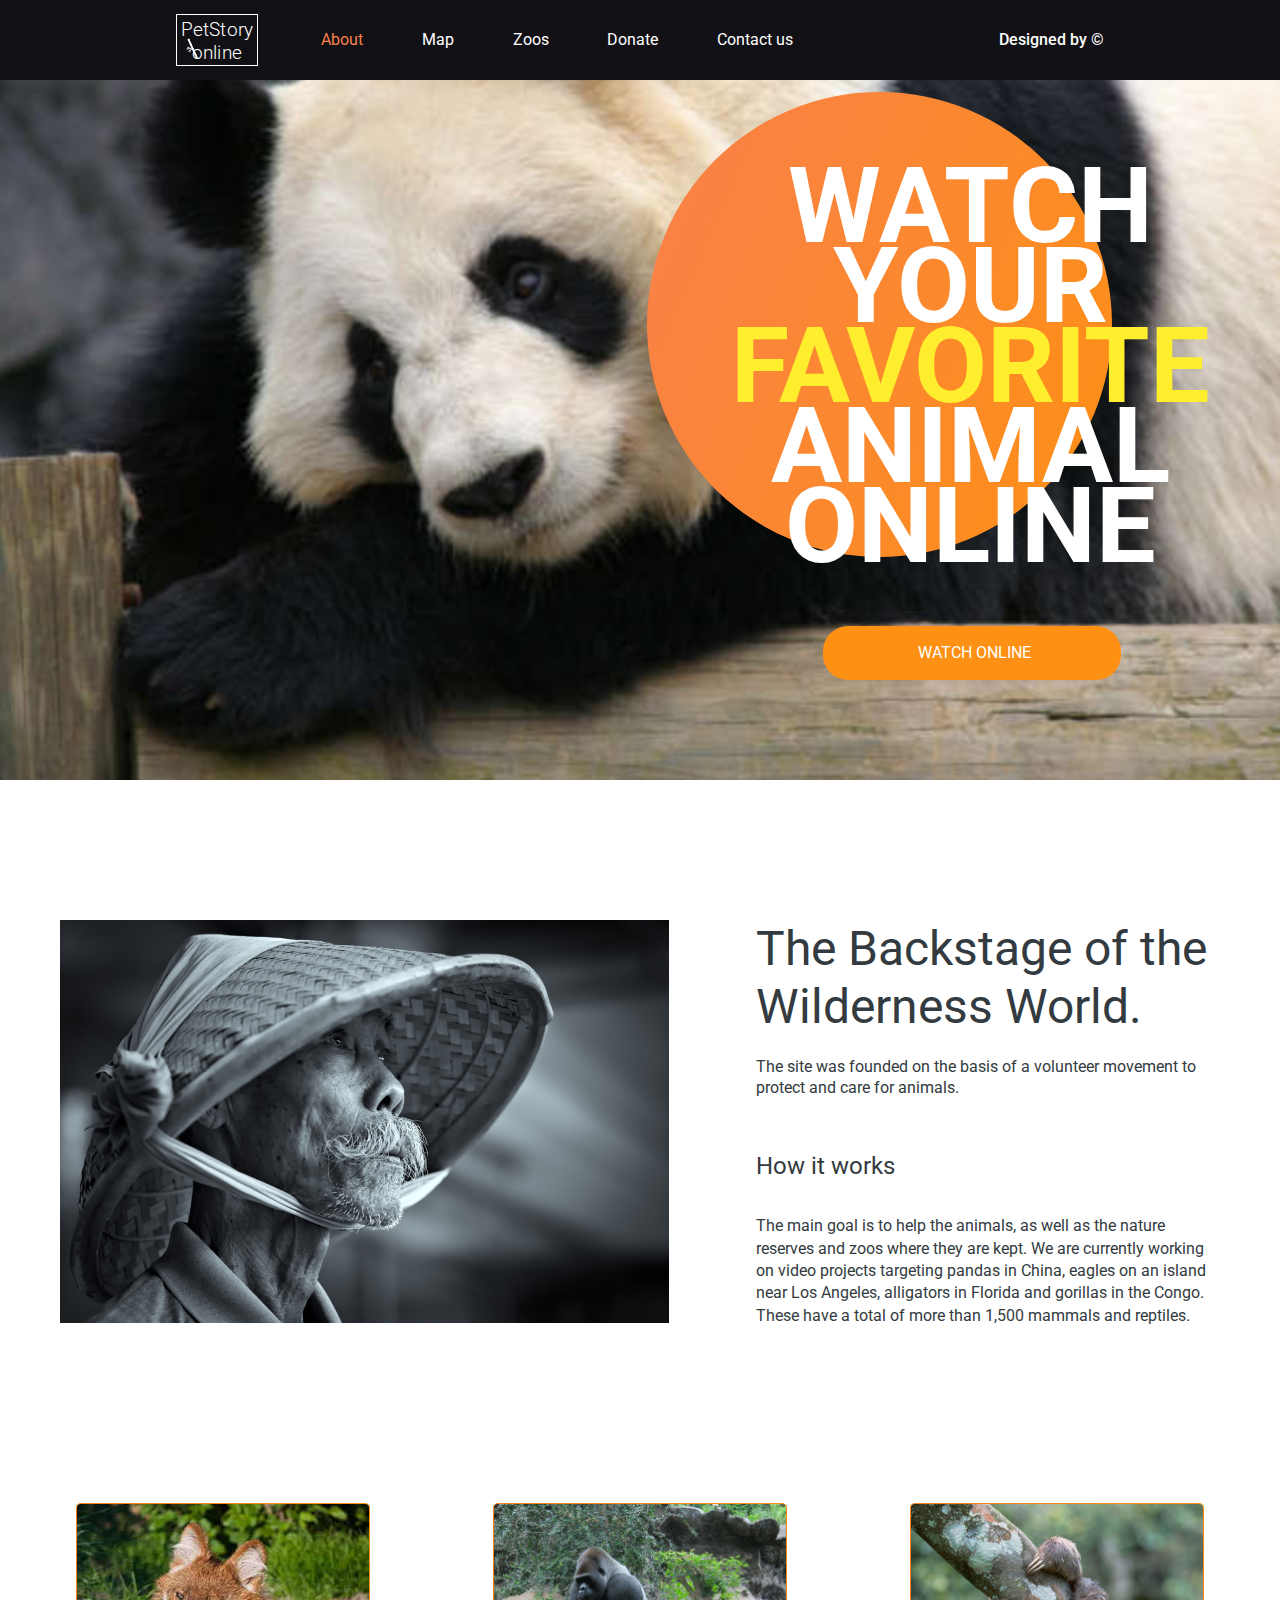
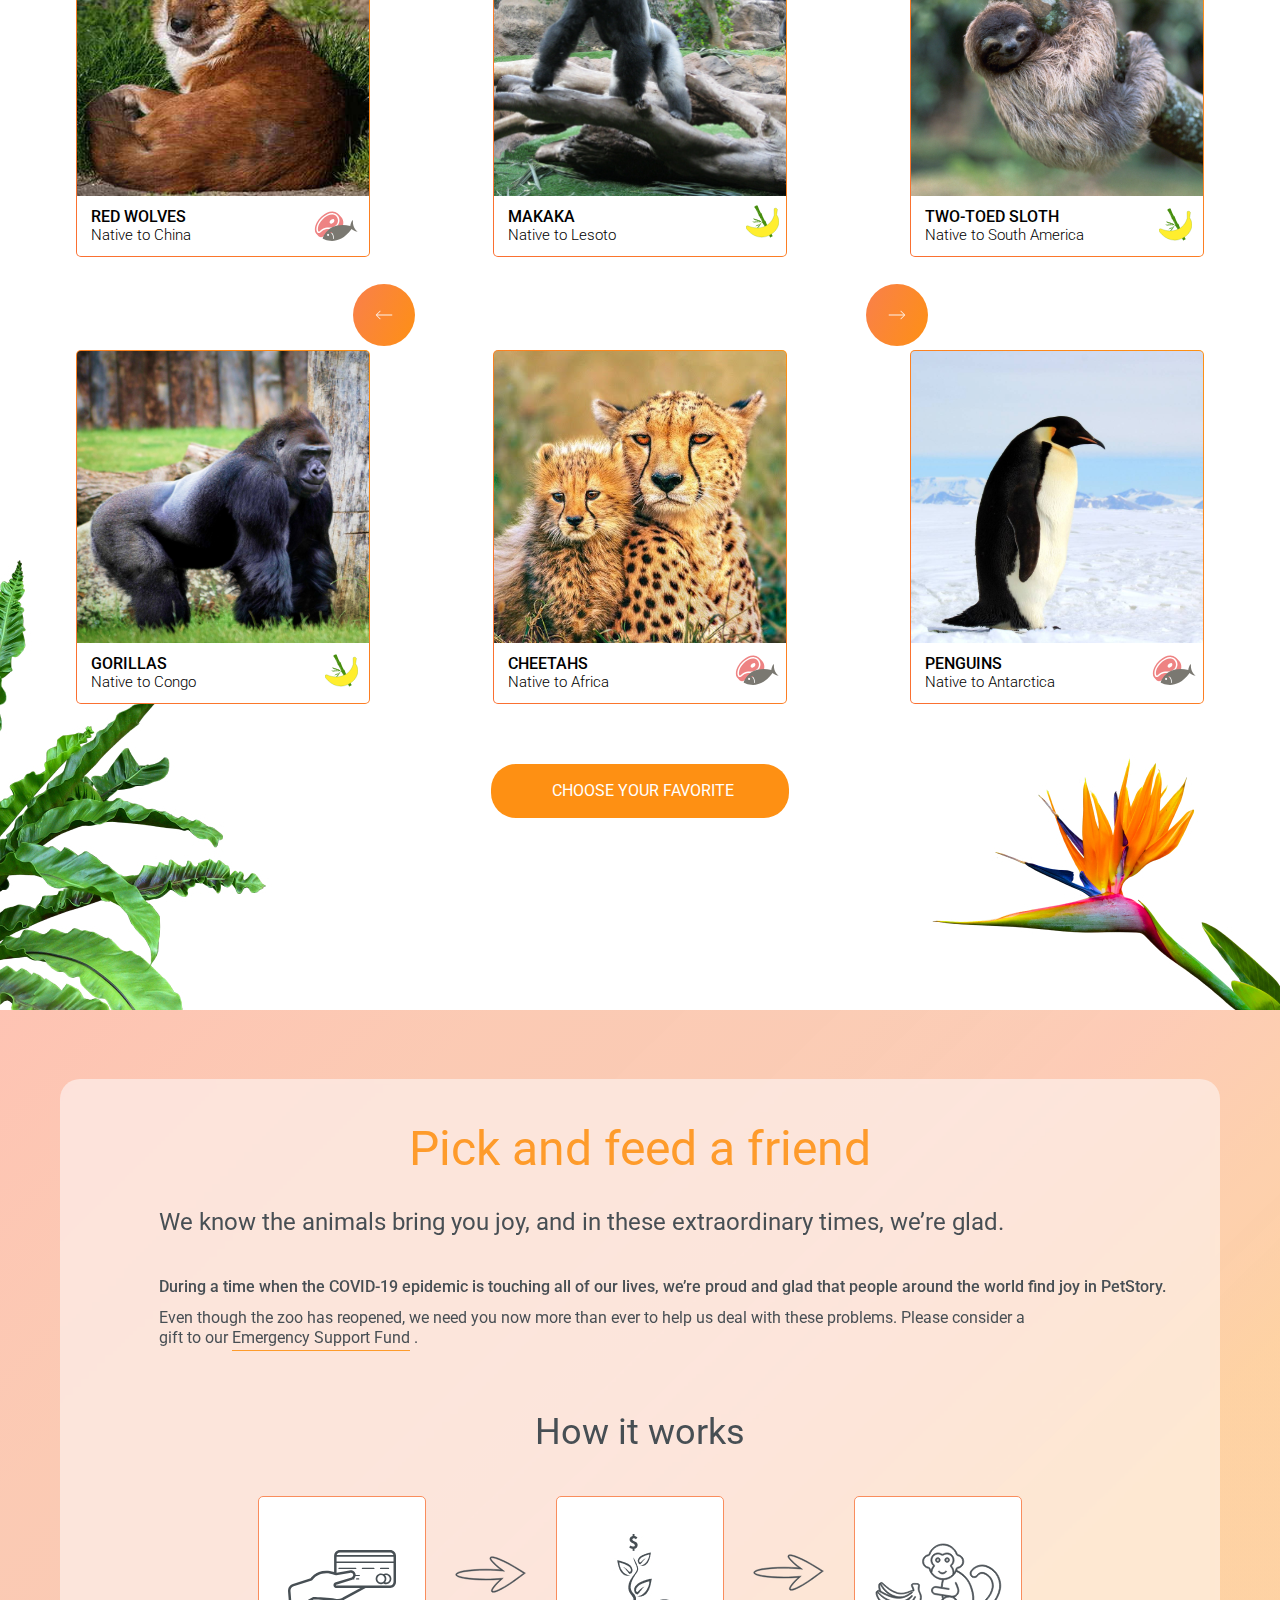
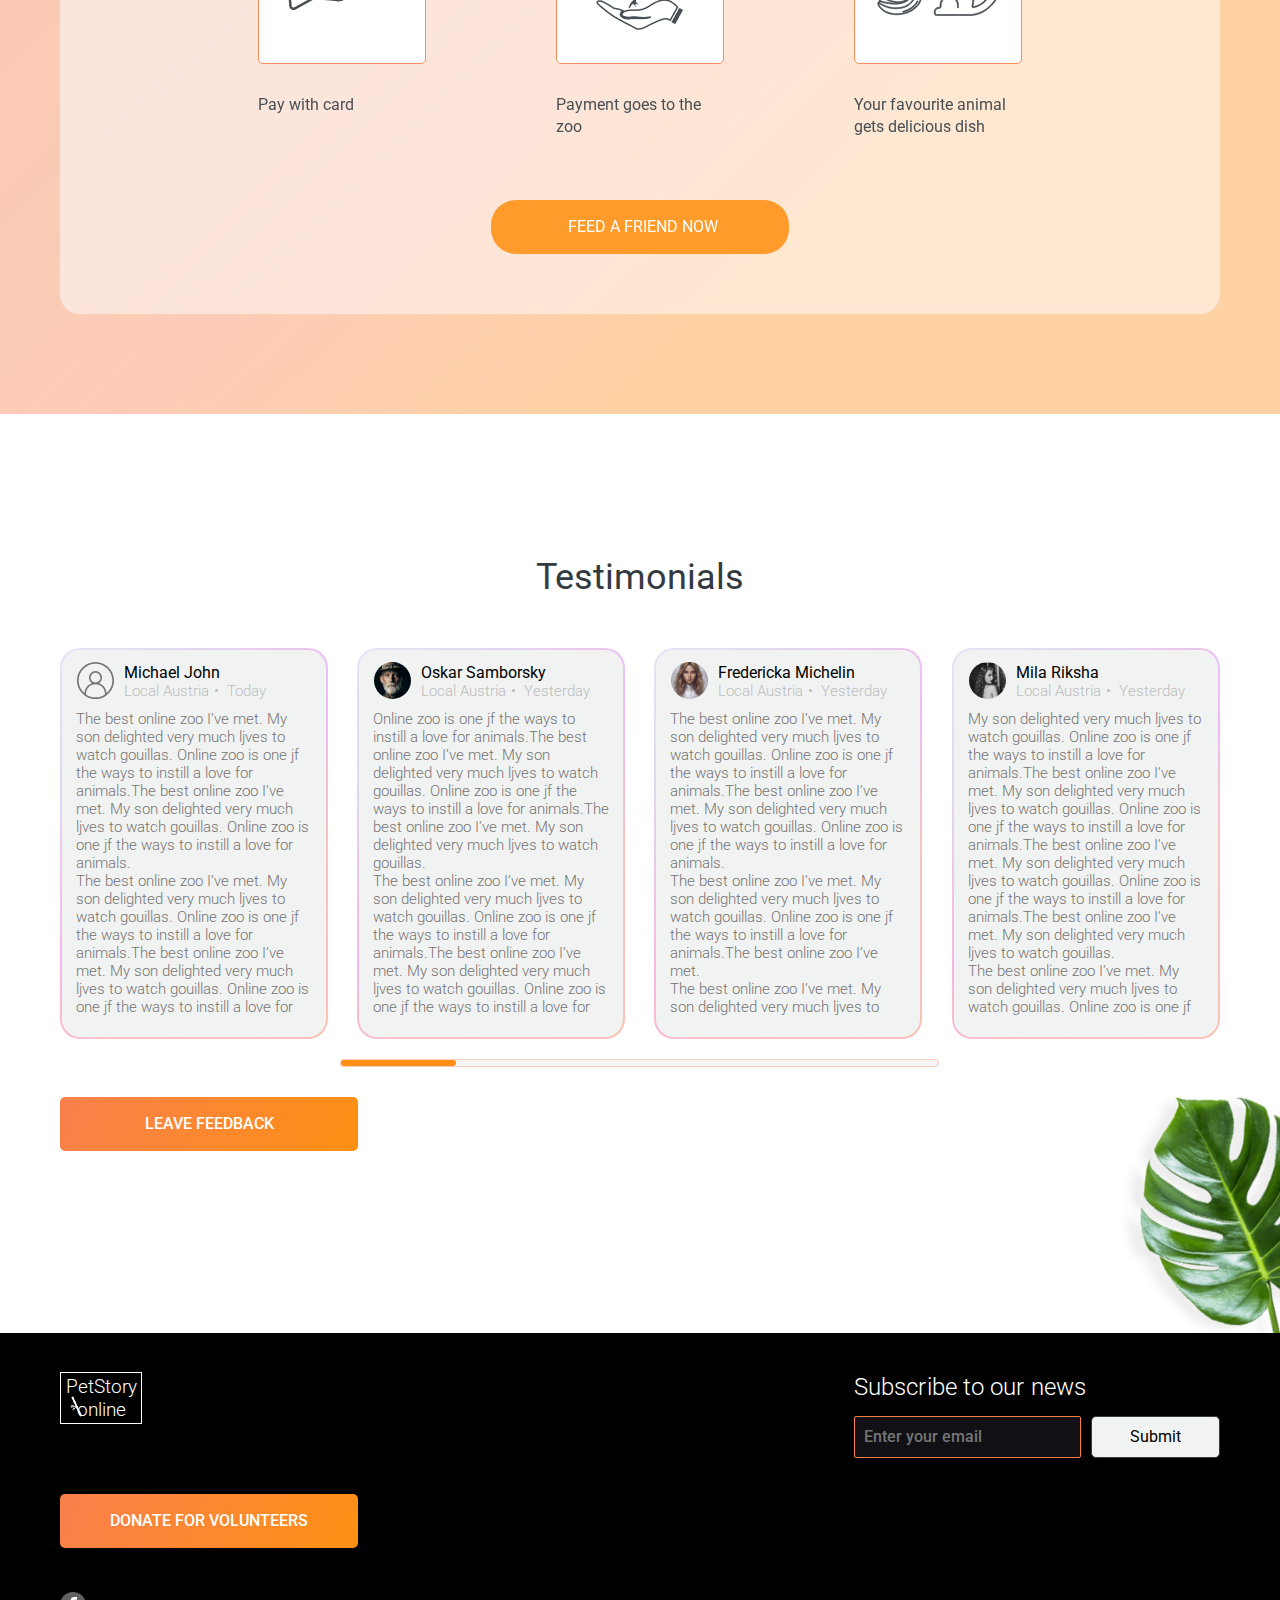
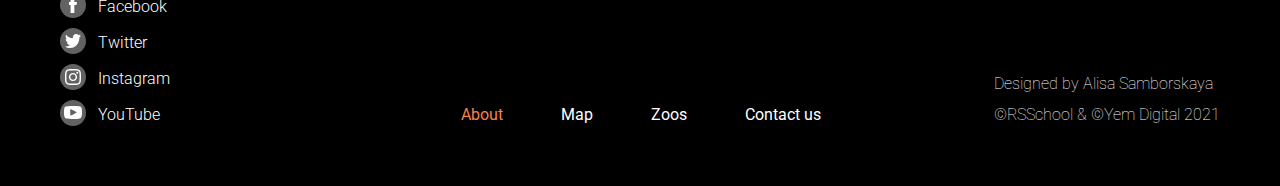
<file: index.html>
<!DOCTYPE html>
<html lang="en">
  <head>
    <meta charset="UTF-8" />
    <meta http-equiv="X-UA-Compatible" content="IE=edge" />
    <meta name="viewport" content="width=device-width, initial-scale=1.0" />
    <link rel="shortcut icon" href="./img/panda_icon.svg" />
    <link rel="stylesheet" href="./css/style.css" />
    <title>Online-zoo</title>
  </head>
  <body>
    <div class="wrapper">
      <header id="header" class="header">
        <div class="container">
          <div class="headerwrapper">
            <div class="header-row">
              <div class="header__logo">
                <a href="#" class="logo_link">
                  <span class="logo_icon"></span>
                  <h1 class="header_title">PetStory online</h1>
                </a>
              </div>
              <nav class="nav">
                <ul class="header_menu">
                  <li>
                    <a class="nav_link navigation__link_active orange" href="#"
                      >About</a
                    >
                  </li>
                  <li><a class="nav_link" href="#">Map</a></li>
                  <li>
                    <a class="nav_link" href="#">Zoos</a>
                  </li>
                  <li>
                    <a class="nav_link" href="./donate/donate.html">Donate</a>
                  </li>
                  <li>
                    <a class="nav_link" href="#">Contact us</a>
                  </li>
                </ul>
              </nav>
            </div>

            <a
              href="https://www.figma.com/file/jfEFwkXVj1WRq7sUHDr8os/PetStory-online?node-id=0%3A1">
              <div class="designedby">Designed by ©</div>
            </a>

            <div class="burgermenu">
              <span class="burgermenu_toggle"></span>
            </div>
          </div>
          <div class="burgermenu-back"></div>
        </div>
      </header>

      <main>
        <section class="watchonline">
          <div class="container watchonlinewrapper">
            <div class="orangeelipse"></div>
            <div class="watchonline_content">
              <h2 class="watchonlinetext">
                Watch your <span class="yellow">favorite</span> animal online
              </h2>
              <a href="#">
                <div class="watchonline_btn btn">watсh online</div>
              </a>
            </div>
          </div>
        </section>

        <section class="backstage">
          <div class="container backstagewrapper">
            <div class="backstagerow">
              <div class="backstage_picture">
                <img src="./img/backstage/bamboo-cap.jpg" alt="bamboo-cap" />
              </div>
              <div class="backstage__textcontent">
                <div class="backstage__textcontent_title">
                  <h2>The Backstage of the Wilderness World.</h2>
                </div>
                <div class="backstage__textcontent_textone">
                  The site was founded on the basis of a volunteer movement to
                  protect and care for animals.
                </div>
                <div class="backstage__textcontent_subtitle">
                  <h3>How it works</h3>
                </div>
                <div class="backstage__textcontent_texttwo">
                  The main goal is to help the animals, as well as the nature
                  reserves and zoos where they are kept. We are currently
                  working on video projects targeting pandas in China, eagles on
                  an island near Los Angeles, alligators in Florida and gorillas
                  in the Congo. These have a total of more than 1,500 mammals
                  and reptiles.
                </div>
              </div>
              <div class="backstageflower">
                <img
                  class="bigflower"
                  src="./img/backstage/flower_foto1.jpg"
                  alt="flower" />
              </div>
            </div>
          </div>
        </section>

        <section class="pets">
          <div class="container petswrapper">
            <div class="corusel">
              <div class="corusel-container">
                <div class="pets__items activeslide firstblock">
                  <div class="pets__item slideitem">
                    <div class="pets__item_poto">
                      <img
                        src="./img/pets/pets_photo/redwolf.jpg"
                        alt="pandas" />
                    </div>
                    <div class="pets__item_info">
                      <div class="pets__item_name">
                        <div class="pets_name">Red Wolves</div>
                        <div class="pets_area">Native to China</div>
                      </div>
                      <div class="pets__item_icon banan">
                        <img src="./img/pets/meet-fish_icon.svg" alt="icon" />
                      </div>
                    </div>
                  </div>

                  <div class="pets__item makaka slideitem">
                    <div class="pets__item_poto">
                      <img
                        src="./img/pets/pets_photo/makaka.jpg"
                        alt="makaka" />
                    </div>
                    <div class="pets__item_info">
                      <div class="pets__item_name">
                        <div class="pets_name">Makaka</div>
                        <div class="pets_area">Native to Lesoto</div>
                      </div>
                      <div class="pets__item_icon fish">
                        <img
                          src="./img/pets/banana-bamboo_icon.svg"
                          alt="icon" />
                      </div>
                    </div>
                  </div>

                  <div class="pets__item sloth slideitem">
                    <div class="pets__item_poto">
                      <img
                        src="./img/pets/pets_photo/sloths.svg"
                        alt="sloths" />
                    </div>
                    <div class="pets__item_info">
                      <div class="pets__item_name">
                        <div class="pets_name">Two-toed Sloth</div>
                        <div class="pets_area">Native to South America</div>
                      </div>
                      <div class="pets__item_icon banan">
                        <img
                          src="./img/pets/banana-bamboo_icon.svg"
                          alt="icon" />
                      </div>
                    </div>
                  </div>

                  <div class="pets__item gorilla slideitem">
                    <div class="pets__item_poto">
                      <img
                        src="./img/pets/pets_photo/gorillas.jpg"
                        alt="gorilas" />
                    </div>
                    <div class="pets__item_info gorilla_name">
                      <div class="pets__item_name">
                        <div class="pets_name">Gorillas</div>
                        <div class="pets_area">Native to Congo</div>
                      </div>
                      <div class="pets__item_icon banan">
                        <img
                          src="./img/pets/banana-bamboo_icon.svg"
                          alt="icon" />
                      </div>
                    </div>
                  </div>

                  <div class="pets__item cheetahs slideitem">
                    <div class="pets__item_poto">
                      <img
                        src="./img/pets/pets_photo/cheetahs.svg"
                        alt="cheetahs" />
                    </div>
                    <div class="pets__item_info">
                      <div class="pets__item_name">
                        <div class="pets_name">cheetahs</div>
                        <div class="pets_area">Native to Africa</div>
                      </div>
                      <div class="pets__item_icon fish">
                        <img src="./img/pets/meet-fish_icon.svg" alt="icon" />
                      </div>
                    </div>
                  </div>

                  <div class="pets__item penguin slideitem">
                    <div class="pets__item_poto">
                      <img
                        src="./img/pets/pets_photo/penguins.svg"
                        alt="penguins" />
                    </div>
                    <div class="pets__item_info">
                      <div class="pets__item_name">
                        <div class="pets_name">Penguins</div>
                        <div class="pets_area">Native to Antarctica</div>
                      </div>
                      <div class="pets__item_icon fish">
                        <img src="./img/pets/meet-fish_icon.svg" alt="icon" />
                      </div>
                    </div>
                  </div>
                </div>

                <div class="pets__items secondblock">
                  <div class="pets__item koala sloth">
                    <div class="pets__item_poto">
                      <img
                        src="./img/pets/pets_photo/koalas.jpg"
                        alt="sloths" />
                    </div>
                    <div class="pets__item_info">
                      <div class="pets__item_name">
                        <div class="pets_name">Koalas</div>
                        <div class="pets_area">Mesoamerica, South America</div>
                      </div>
                      <div class="pets__item_icon banan">
                        <img
                          src="./img/pets/banana-bamboo_icon.svg"
                          alt="icon" />
                      </div>
                    </div>
                  </div>

                  <div class="pets__item">
                    <div class="pets__item_poto">
                      <img
                        src="./img/pets/pets_photo/SEALS.jpg"
                        alt="cheetahs" />
                    </div>
                    <div class="pets__item_info">
                      <div class="pets__item_name">
                        <div class="pets_name">Seals</div>
                        <div class="pets_area">Native to Baikal, Russia</div>
                      </div>
                      <div class="pets__item_icon fish">
                        <img src="./img/pets/meet-fish_icon.svg" alt="icon" />
                      </div>
                    </div>
                  </div>

                  <div class="pets__item gorilla">
                    <div class="pets__item_poto">
                      <img
                        src="./img/pets/pets_photo/gorillas.jpg"
                        alt="gorilas" />
                    </div>
                    <div class="pets__item_info gorilla_name">
                      <div class="pets__item_name">
                        <div class="pets_name">Gorillas</div>
                        <div class="pets_area">Native to Congo</div>
                      </div>
                      <div class="pets__item_icon banan">
                        <img
                          src="./img/pets/banana-bamboo_icon.svg"
                          alt="icon" />
                      </div>
                    </div>
                  </div>

                  <div class="pets__item">
                    <div class="pets__item_poto">
                      <img
                        src="./img/pets/pets_photo/GIRAFFES.jpg"
                        alt="pandas" />
                    </div>
                    <div class="pets__item_info">
                      <div class="pets__item_name">
                        <div class="pets_name">Girafes</div>
                        <div class="pets_area">Native to Africa</div>
                      </div>
                      <div class="pets__item_icon banan">
                        <img
                          src="./img/pets/banana-bamboo_icon.svg"
                          alt="icon" />
                      </div>
                    </div>
                  </div>

                  <div class="pets__item">
                    <div class="pets__item_poto">
                      <img src="./img/pets/pets_photo/bear.jpg" alt="eagles" />
                    </div>
                    <div class="pets__item_info">
                      <div class="pets__item_name">
                        <div class="pets_name">POLAR BEARS</div>
                        <div class="pets_area">Native to Alaska, U. S.</div>
                      </div>
                      <div class="pets__item_icon fish">
                        <img src="./img/pets/meet-fish_icon.svg" alt="icon" />
                      </div>
                    </div>
                  </div>

                  <div class="pets__item aligator">
                    <div class="pets__item_poto">
                      <img
                        src="./img/pets/pets_photo/aligator.svg"
                        alt="aligator" />
                    </div>
                    <div class="pets__item_info">
                      <div class="pets__item_name">
                        <div class="pets_name">Alligators</div>
                        <div class="pets_area">
                          Native to Southeastern U. S.
                        </div>
                      </div>
                      <div class="pets__item_icon fish">
                        <img src="./img/pets/meet-fish_icon.svg" alt="icon" />
                      </div>
                    </div>
                  </div>
                </div>

                <div class="pets__items thirdblock">
                  <div class="pets__item">
                    <div class="pets__item_poto">
                      <img
                        src="./img/pets/pets_photo/PEACOCKS.jpg"
                        alt="pandas" />
                    </div>
                    <div class="pets__item_info">
                      <div class="pets__item_name">
                        <div class="pets_name">Peacoks</div>
                        <div class="pets_area">Native to India</div>
                      </div>
                      <div class="pets__item_icon banan">
                        <img
                          src="./img/pets/banana-bamboo_icon.svg"
                          alt="icon" />
                      </div>
                    </div>
                  </div>

                  <div class="pets__item penguin">
                    <div class="pets__item_poto">
                      <img
                        src="./img/pets/pets_photo/penguins.svg"
                        alt="penguins" />
                    </div>
                    <div class="pets__item_info">
                      <div class="pets__item_name">
                        <div class="pets_name">Penguins</div>
                        <div class="pets_area">Native to Antarctica</div>
                      </div>
                      <div class="pets__item_icon fish">
                        <img src="./img/pets/meet-fish_icon.svg" alt="icon" />
                      </div>
                    </div>
                  </div>

                  <div class="pets__item gorilla">
                    <div class="pets__item_poto">
                      <img
                        src="./img/pets/pets_photo/kangaroos.jpg"
                        alt="gorilas" />
                    </div>
                    <div class="pets__item_info gorilla_name">
                      <div class="pets__item_name">
                        <div class="pets_name">Kangaroos</div>
                        <div class="pets_area">Native to Australia</div>
                      </div>
                      <div class="pets__item_icon banan">
                        <img
                          src="./img/pets/banana-bamboo_icon.svg"
                          alt="icon" />
                      </div>
                    </div>
                  </div>

                  <div class="pets__item cheetahs">
                    <div class="pets__item_poto">
                      <img
                        src="./img/pets/pets_photo/cheetahs.svg"
                        alt="cheetahs" />
                    </div>
                    <div class="pets__item_info">
                      <div class="pets__item_name">
                        <div class="pets_name">cheetahs</div>
                        <div class="pets_area">Native to Africa</div>
                      </div>
                      <div class="pets__item_icon fish">
                        <img src="./img/pets/meet-fish_icon.svg" alt="icon" />
                      </div>
                    </div>
                  </div>

                  <div class="pets__item aligator">
                    <div class="pets__item_poto">
                      <img
                        src="./img/pets/pets_photo/aligator.svg"
                        alt="aligator" />
                    </div>
                    <div class="pets__item_info">
                      <div class="pets__item_name">
                        <div class="pets_name">Alligators</div>
                        <div class="pets_area">
                          Native to Southeastern U. S.
                        </div>
                      </div>
                      <div class="pets__item_icon fish">
                        <img src="./img/pets/meet-fish_icon.svg" alt="icon" />
                      </div>
                    </div>
                  </div>

                  <div class="pets__item eagle">
                    <div class="pets__item_poto">
                      <img
                        src="./img/pets/pets_photo/eagles.jpg"
                        alt="eagles" />
                    </div>
                    <div class="pets__item_info">
                      <div class="pets__item_name">
                        <div class="pets_name">Eagles</div>
                        <div class="pets_area">Native to South America</div>
                      </div>
                      <div class="pets__item_icon fish">
                        <img src="./img/pets/meet-fish_icon.svg" alt="icon" />
                      </div>
                    </div>
                  </div>
                </div>
              </div>
            </div>

            <button class="slick-arrow prew">
              <img src="./img/pets/Vector.svg" alt="arrow" />
            </button>

            <button class="slick-arrow next">
              <img src="./img/pets/Vectornext.svg" alt="arrow" />
            </button>

            <button type="submit" class="pets_btn btn">
              choose your favorite
            </button>

            <div class="bottom-left">
              <img
                class="desktop-leaf"
                src="./img/pets/palm_bottom_left.jpg"
                alt="palm" />
              <img
                class="smalldesktop-leaf"
                src="./img/pets/pets_leave_smal-desk.jpg"
                alt="palm" />
            </div>

            <div class="bottom-right">
              <img
                src="./img/pets/strelitzia_bottom_right.jpg"
                alt="strelitzia" />
            </div>
          </div>
        </section>

        <section class="pick">
          <div class="container pickwrapper">
            <div class="pick__row">
              <h2 class="pick__title">Pick and feed a friend</h2>
              <div class="pick__subtitle">
                We know the animals bring you joy, and in these extraordinary
                times, we’re glad.
              </div>
              <div class="pick__warningifo">
                During a time when the COVID-19 epidemic is touching all of our
                lives, we’re proud and glad that people around the world find
                joy in PetStory.
              </div>
              <div class="pick__text">
                Even though the zoo has reopened, we need you now more than ever
                to help us deal with these problems. Please consider a gift to
                our
                <a href="./donate/donate.html" class="donate"
                  >Emergency Support Fund</a
                >
                .
              </div>
              <h3 class="pickifo__title">How it works</h3>
              <div class="pick__row_wrapper">
                <div class="pick__items">
                  <div class="pick__item">
                    <div class="pick__item_icon">
                      <img src="./img/pick/pay.svg" alt="pay" />
                    </div>
                    <div class="pick__item_text">Pay with card</div>
                  </div>
                  <div class="pick__item pick__itemsecond">
                    <div class="pick__item_icon correctionforitem">
                      <img src="./img/pick/zoo.jpg" alt="zoo" />
                    </div>
                    <div class="pick__item_text">Payment goes to the zoo</div>
                  </div>
                  <div class="pick__item">
                    <div class="pick__item_icon">
                      <img src="./img/pick/monkey.svg" alt="monkey" />
                    </div>
                    <div class="pick__item_text">
                      Your favourite animal gets delicious dish
                    </div>
                  </div>
                </div>
                <div class="arrow-one">
                  <img src="./img/pick/Vector.svg" alt="arrow" />
                </div>
                <div class="greenarrow1">
                  <img src="./img/pick/green-arrow.svg" alt="arrow" />
                </div>
                <div class="greenarrow2">
                  <img src="./img/pick/green-arrow.svg" alt="arrow" />
                </div>
                <div class="arrow-two">
                  <img src="./img/pick/Vector.svg" alt="arrow" />
                </div>
              </div>
              <a href="./donate/donate.html">
                <button type="submit" class="pick_btn btn">
                  Feed a friend now
                </button>
              </a>
            </div>
          </div>
        </section>

        <section class="testimonials">
          <div class="container testimonialswrapper">
            <h2 class="testimonials__title">Testimonials</h2>

            <div class="testimonials-container">
              <div class="testimonials__items">
                <div class="testimonials__item">
                  <div class="testimonials__item_top">
                    <div class="testimonials__item_icon">
                      <img
                        src="./img/testimonials/user_icon.svg"
                        alt="user-icon" />
                    </div>
                    <div class="testimonials__item_userinfo">
                      <div class="username">Michael John</div>
                      <div class="location">
                        <div class="user_country">Local Austria</div>
                        <div class="dot">•</div>
                        <div class="testimonial_time">Today</div>
                      </div>
                    </div>
                  </div>
                  <div class="testimonials__item_text">
                    The best online zoo I’ve met. My son delighted very much
                    ljves to watch gouillas. Online zoo is one jf the ways to
                    instill a love for animals.The best online zoo I’ve met. My
                    son delighted very much ljves to watch gouillas. Online zoo
                    is one jf the ways to instill a love for animals.<br />
                    The best online zoo I’ve met. My son delighted very much
                    ljves to watch gouillas. Online zoo is one jf the ways to
                    instill a love for animals.The best online zoo I’ve met. My
                    son delighted very much ljves to watch gouillas. Online zoo
                    is one jf the ways to instill a love for animals.
                  </div>
                  <div class="bottomblock"></div>
                </div>

                <div class="testimonials__item oskar">
                  <div class="testimonials__item_top">
                    <div class="testimonials__item_icon">
                      <img
                        src="./img/testimonials/user_icon2.svg"
                        alt="user-icon" />
                    </div>
                    <div class="testimonials__item_userinfo">
                      <div class="username">Oskar Samborsky</div>
                      <div class="location">
                        <div class="user_country">Local Austria</div>
                        <div class="dot">•</div>
                        <div class="testimonial_time">Yesterday</div>
                      </div>
                    </div>
                  </div>
                  <div class="testimonials__item_text">
                    Online zoo is one jf the ways to instill a love for
                    animals.The best online zoo I’ve met. My son delighted very
                    much ljves to watch gouillas. Online zoo is one jf the ways
                    to instill a love for animals.The best online zoo I’ve met.
                    My son delighted very much ljves to watch gouillas.
                    <br />The best online zoo I’ve met. My son delighted very
                    much ljves to watch gouillas. Online zoo is one jf the ways
                    to instill a love for animals.The best online zoo I’ve met.
                    My son delighted very much ljves to watch gouillas. Online
                    zoo is one jf the ways to instill a love for animals. The
                    best online zoo I’ve met. My son delighted very much ljves
                    to watch gouillas. Online zoo is one jf the ways to instill
                    a love for animals.The best online zoo I’ve met. My son
                    delighted very much ljves to watch gouillas. Online zoo is
                    one jf the ways to instill a love for animals.
                  </div>
                  <div class="bottomblock"></div>
                </div>

                <div class="testimonials__item federicka">
                  <div class="testimonials__item_top">
                    <div class="testimonials__item_icon">
                      <img
                        src="./img/testimonials/user_icon3.svg"
                        alt="user-icon" />
                    </div>
                    <div class="testimonials__item_userinfo">
                      <div class="username">Fredericka Michelin</div>
                      <div class="location">
                        <div class="user_country">Local Austria</div>
                        <div class="dot">•</div>
                        <div class="testimonial_time">Yesterday</div>
                      </div>
                    </div>
                  </div>
                  <div class="testimonials__item_text">
                    The best online zoo I’ve met. My son delighted very much
                    ljves to watch gouillas. Online zoo is one jf the ways to
                    instill a love for animals.The best online zoo I’ve met. My
                    son delighted very much ljves to watch gouillas. Online zoo
                    is one jf the ways to instill a love for animals.<br />
                    The best online zoo I’ve met. My son delighted very much
                    ljves to watch gouillas. Online zoo is one jf the ways to
                    instill a love for animals.The best online zoo I’ve met.<br />
                    The best online zoo I’ve met. My son delighted very much
                    ljves to watch gouillas. Online zoo is one jf the ways to
                    instill a love for animals.The best online zoo I’ve met. My
                    son delighted very much ljves to watch gouillas. Online zoo
                    is one jf the ways to instill a love for animals.
                  </div>
                  <div class="bottomblock"></div>
                </div>

                <div class="testimonials__item mila">
                  <div class="testimonials__item_top">
                    <div class="testimonials__item_icon">
                      <img
                        src="./img/testimonials/user_icon4.svg"
                        alt="user-icon" />
                    </div>
                    <div class="testimonials__item_userinfo">
                      <div class="username">Mila Riksha</div>
                      <div class="location">
                        <div class="user_country">Local Austria</div>
                        <div class="dot">•</div>
                        <div class="testimonial_time">Yesterday</div>
                      </div>
                    </div>
                  </div>
                  <div class="testimonials__item_text">
                    My son delighted very much ljves to watch gouillas. Online
                    zoo is one jf the ways to instill a love for animals.The
                    best online zoo I’ve met. My son delighted very much ljves
                    to watch gouillas. Online zoo is one jf the ways to instill
                    a love for animals.The best online zoo I’ve met. My son
                    delighted very much ljves to watch gouillas. Online zoo is
                    one jf the ways to instill a love for animals.The best
                    online zoo I’ve met. My son delighted very much ljves to
                    watch gouillas.<br />
                    The best online zoo I’ve met. My son delighted very much
                    ljves to watch gouillas. Online zoo is one jf the ways to
                    instill a love for animals.The best online zoo I’ve met. My
                    son delighted very much ljves to watch gouillas. Online zoo
                    is one jf the ways to instill a love for animals.
                  </div>
                  <div class="bottomblock"></div>
                </div>

                <div class="testimonials__item">
                  <div class="testimonials__item_top">
                    <div class="testimonials__item_icon">
                      <img
                        src="./img/testimonials/user_icon.svg"
                        alt="user-icon" />
                    </div>
                    <div class="testimonials__item_userinfo">
                      <div class="username">Michael John</div>
                      <div class="location">
                        <div class="user_country">Local Austria</div>
                        <div class="dot">•</div>
                        <div class="testimonial_time">Today</div>
                      </div>
                    </div>
                  </div>
                  <div class="testimonials__item_text">
                    The best online zoo I’ve met. My son delighted very much
                    ljves to watch gouillas. Online zoo is one jf the ways to
                    instill a love for animals.The best online zoo I’ve met. My
                    son delighted very much ljves to watch gouillas. Online zoo
                    is one jf the ways to instill a love for animals.<br />
                    The best online zoo I’ve met. My son delighted very much
                    ljves to watch gouillas. Online zoo is one jf the ways to
                    instill a love for animals.The best online zoo I’ve met. My
                    son delighted very much ljves to watch gouillas. Online zoo
                    is one jf the ways to instill a love for animals.
                  </div>
                  <div class="bottomblock"></div>
                </div>

                <div class="testimonials__item oskar">
                  <div class="testimonials__item_top">
                    <div class="testimonials__item_icon">
                      <img
                        src="./img/testimonials/user_icon2.svg"
                        alt="user-icon" />
                    </div>
                    <div class="testimonials__item_userinfo">
                      <div class="username">Oskar Samborsky</div>
                      <div class="location">
                        <div class="user_country">Local Austria</div>
                        <div class="dot">•</div>
                        <div class="testimonial_time">Yesterday</div>
                      </div>
                    </div>
                  </div>
                  <div class="testimonials__item_text">
                    Online zoo is one jf the ways to instill a love for
                    animals.The best online zoo I’ve met. My son delighted very
                    much ljves to watch gouillas. Online zoo is one jf the ways
                    to instill a love for animals.The best online zoo I’ve met.
                    My son delighted very much ljves to watch gouillas.
                    <br />The best online zoo I’ve met. My son delighted very
                    much ljves to watch gouillas. Online zoo is one jf the ways
                    to instill a love for animals.The best online zoo I’ve met.
                    My son delighted very much ljves to watch gouillas. Online
                    zoo is one jf the ways to instill a love for animals. The
                    best online zoo I’ve met. My son delighted very much ljves
                    to watch gouillas. Online zoo is one jf the ways to instill
                    a love for animals.The best online zoo I’ve met. My son
                    delighted very much ljves to watch gouillas. Online zoo is
                    one jf the ways to instill a love for animals.
                  </div>
                  <div class="bottomblock"></div>
                </div>

                <div class="testimonials__item federicka">
                  <div class="testimonials__item_top">
                    <div class="testimonials__item_icon">
                      <img
                        src="./img/testimonials/user_icon3.svg"
                        alt="user-icon" />
                    </div>
                    <div class="testimonials__item_userinfo">
                      <div class="username">Fredericka Michelin</div>
                      <div class="location">
                        <div class="user_country">Local Austria</div>
                        <div class="dot">•</div>
                        <div class="testimonial_time">Yesterday</div>
                      </div>
                    </div>
                  </div>
                  <div class="testimonials__item_text">
                    The best online zoo I’ve met. My son delighted very much
                    ljves to watch gouillas. Online zoo is one jf the ways to
                    instill a love for animals.The best online zoo I’ve met. My
                    son delighted very much ljves to watch gouillas. Online zoo
                    is one jf the ways to instill a love for animals.<br />
                    The best online zoo I’ve met. My son delighted very much
                    ljves to watch gouillas. Online zoo is one jf the ways to
                    instill a love for animals.The best online zoo I’ve met.<br />
                    The best online zoo I’ve met. My son delighted very much
                    ljves to watch gouillas. Online zoo is one jf the ways to
                    instill a love for animals.The best online zoo I’ve met. My
                    son delighted very much ljves to watch gouillas. Online zoo
                    is one jf the ways to instill a love for animals.
                  </div>
                  <div class="bottomblock"></div>
                </div>

                <div class="testimonials__item mila">
                  <div class="testimonials__item_top">
                    <div class="testimonials__item_icon">
                      <img
                        src="./img/testimonials/user_icon4.svg"
                        alt="user-icon" />
                    </div>
                    <div class="testimonials__item_userinfo">
                      <div class="username">Mila Riksha</div>
                      <div class="location">
                        <div class="user_country">Local Austria</div>
                        <div class="dot">•</div>
                        <div class="testimonial_time">Yesterday</div>
                      </div>
                    </div>
                  </div>
                  <div class="testimonials__item_text">
                    My son delighted very much ljves to watch gouillas. Online
                    zoo is one jf the ways to instill a love for animals.The
                    best online zoo I’ve met. My son delighted very much ljves
                    to watch gouillas. Online zoo is one jf the ways to instill
                    a love for animals.The best online zoo I’ve met. My son
                    delighted very much ljves to watch gouillas. Online zoo is
                    one jf the ways to instill a love for animals.The best
                    online zoo I’ve met. My son delighted very much ljves to
                    watch gouillas.<br />
                    The best online zoo I’ve met. My son delighted very much
                    ljves to watch gouillas. Online zoo is one jf the ways to
                    instill a love for animals.The best online zoo I’ve met. My
                    son delighted very much ljves to watch gouillas. Online zoo
                    is one jf the ways to instill a love for animals.
                  </div>
                  <div class="bottomblock"></div>
                </div>

                <div class="testimonials__item">
                  <div class="testimonials__item_top">
                    <div class="testimonials__item_icon">
                      <img
                        src="./img/testimonials/user_icon.svg"
                        alt="user-icon" />
                    </div>
                    <div class="testimonials__item_userinfo">
                      <div class="username">Michael John</div>
                      <div class="location">
                        <div class="user_country">Local Austria</div>
                        <div class="dot">•</div>
                        <div class="testimonial_time">Today</div>
                      </div>
                    </div>
                  </div>
                  <div class="testimonials__item_text">
                    The best online zoo I’ve met. My son delighted very much
                    ljves to watch gouillas. Online zoo is one jf the ways to
                    instill a love for animals.The best online zoo I’ve met. My
                    son delighted very much ljves to watch gouillas. Online zoo
                    is one jf the ways to instill a love for animals.<br />
                    The best online zoo I’ve met. My son delighted very much
                    ljves to watch gouillas. Online zoo is one jf the ways to
                    instill a love for animals.The best online zoo I’ve met. My
                    son delighted very much ljves to watch gouillas. Online zoo
                    is one jf the ways to instill a love for animals.
                  </div>
                  <div class="bottomblock"></div>
                </div>

                <div class="testimonials__item oskar">
                  <div class="testimonials__item_top">
                    <div class="testimonials__item_icon">
                      <img
                        src="./img/testimonials/user_icon2.svg"
                        alt="user-icon" />
                    </div>
                    <div class="testimonials__item_userinfo">
                      <div class="username">Oskar Samborsky</div>
                      <div class="location">
                        <div class="user_country">Local Austria</div>
                        <div class="dot">•</div>
                        <div class="testimonial_time">Yesterday</div>
                      </div>
                    </div>
                  </div>
                  <div class="testimonials__item_text">
                    Online zoo is one jf the ways to instill a love for
                    animals.The best online zoo I’ve met. My son delighted very
                    much ljves to watch gouillas. Online zoo is one jf the ways
                    to instill a love for animals.The best online zoo I’ve met.
                    My son delighted very much ljves to watch gouillas.
                    <br />The best online zoo I’ve met. My son delighted very
                    much ljves to watch gouillas. Online zoo is one jf the ways
                    to instill a love for animals.The best online zoo I’ve met.
                    My son delighted very much ljves to watch gouillas. Online
                    zoo is one jf the ways to instill a love for animals. The
                    best online zoo I’ve met. My son delighted very much ljves
                    to watch gouillas. Online zoo is one jf the ways to instill
                    a love for animals.The best online zoo I’ve met. My son
                    delighted very much ljves to watch gouillas. Online zoo is
                    one jf the ways to instill a love for animals.
                  </div>
                  <div class="bottomblock"></div>
                </div>

                <div class="testimonials__item federicka">
                  <div class="testimonials__item_top">
                    <div class="testimonials__item_icon">
                      <img
                        src="./img/testimonials/user_icon3.svg"
                        alt="user-icon" />
                    </div>
                    <div class="testimonials__item_userinfo">
                      <div class="username">Fredericka Michelin</div>
                      <div class="location">
                        <div class="user_country">Local Austria</div>
                        <div class="dot">•</div>
                        <div class="testimonial_time">Yesterday</div>
                      </div>
                    </div>
                  </div>
                  <div class="testimonials__item_text">
                    The best online zoo I’ve met. My son delighted very much
                    ljves to watch gouillas. Online zoo is one jf the ways to
                    instill a love for animals.The best online zoo I’ve met. My
                    son delighted very much ljves to watch gouillas. Online zoo
                    is one jf the ways to instill a love for animals.<br />
                    The best online zoo I’ve met. My son delighted very much
                    ljves to watch gouillas. Online zoo is one jf the ways to
                    instill a love for animals.The best online zoo I’ve met.<br />
                    The best online zoo I’ve met. My son delighted very much
                    ljves to watch gouillas. Online zoo is one jf the ways to
                    instill a love for animals.The best online zoo I’ve met. My
                    son delighted very much ljves to watch gouillas. Online zoo
                    is one jf the ways to instill a love for animals.
                  </div>
                  <div class="bottomblock"></div>
                </div>

                <div class="popup">
                  <div class="popup__body">
                    <img
                      class="popup__close"
                      src="./img/popup/popup_x_icon.svg"
                      alt="close" />
                  </div>
                </div>
              </div>
            </div>

            <div class="testimonials_scroll">
              <input
                class="scrollfortes"
                type="range"
                min="0"
                max="7"
                value="0" />
            </div>

            <button class="btn-type-two btn-typetwo">leave feedback</button>
            <div class="leavfoto">
              <img src="./img/testimonials/leav_foto.svg" alt="leav" />
            </div>
          </div>
        </section>
      </main>

      <footer class="footer">
        <div class="container footerwrapper">
          <div class="top-part">
            <div class="footer__header">
              <div class="header__logo footer__logo">
                <a href="index.html" class="logo_link">
                  <span class="logo_icon footer__logo_icon"></span>
                  <div>PetStory online</div>
                </a>
              </div>
            </div>
            <div class="subscribe-part">
              <div class="subscribe-part_title">Subscribe to our news</div>
              <form action="#" class="subscribe-part_submit">
                <input
                  type="email"
                  name="email"
                  class="user-email-input"
                  placeholder="Enter your email"
                  required />
                <button class="submit-email">Submit</button>
              </form>
            </div>
          </div>
          <a href="./donate/donate.html">
            <button class="btn-type-two footerbtn-type-two">
              donate for volunteers
            </button>
          </a>
          <div class="bottom-footer-part">
            <div class="social">
              <a href="https://www.facebook.com/">
                <div class="social__container">
                  <div class="social_icon">
                    <img src="./img/footer/facebook.svg" alt="facebook" />
                  </div>
                  <div class="social__item">Facebook</div>
                </div>
              </a>
              <a href="https://twitter.com/">
                <div class="social__container">
                  <div class="social_icon">
                    <img src="./img/footer/twitter.svg" alt="Twitter" />
                  </div>
                  <div class="social__item">Twitter</div>
                </div>
              </a>
              <a href="https://www.instagram.com/">
                <div class="social__container">
                  <div class="social_icon">
                    <img src="./img/footer/inst.svg" alt="Instagram" />
                  </div>
                  <div class="social__item">Instagram</div>
                </div>
              </a>
              <a href="https://www.youtube.com/">
                <div class="social__container">
                  <div class="social_icon">
                    <img src="./img/footer/youtube.svg" alt="YouTube" />
                  </div>
                  <div class="social__item">YouTube</div>
                </div>
              </a>
            </div>
            <div class="footer__nav">
              <ul class="footer__menu">
                <li class="footer-nav_item orange">
                  <a class="nav_link navigation__link_active orange" href="#"
                    >About</a
                  >
                </li>
                <li class="footer-nav_item">
                  <a class="nav_link" href="#">Map</a>
                </li>
                <li class="footer-nav_item">
                  <a class="nav_link" href="#">Zoos</a>
                </li>
                <li class="footer-nav_item">
                  <a class="nav_link" href="#">Contact us</a>
                </li>
              </ul>
            </div>
            <div class="disigned-by">
              <div class="disigned-by__person">
                Designed by Alisa Samborskaya
              </div>
              <div class="disigned-by__school">
                ©RSSchool & ©Yem Digital 2021
              </div>
            </div>
          </div>
        </div>
      </footer>

      <script src="./js/script-main.js"></script>
    </div>
  </body>
</html>
</file>
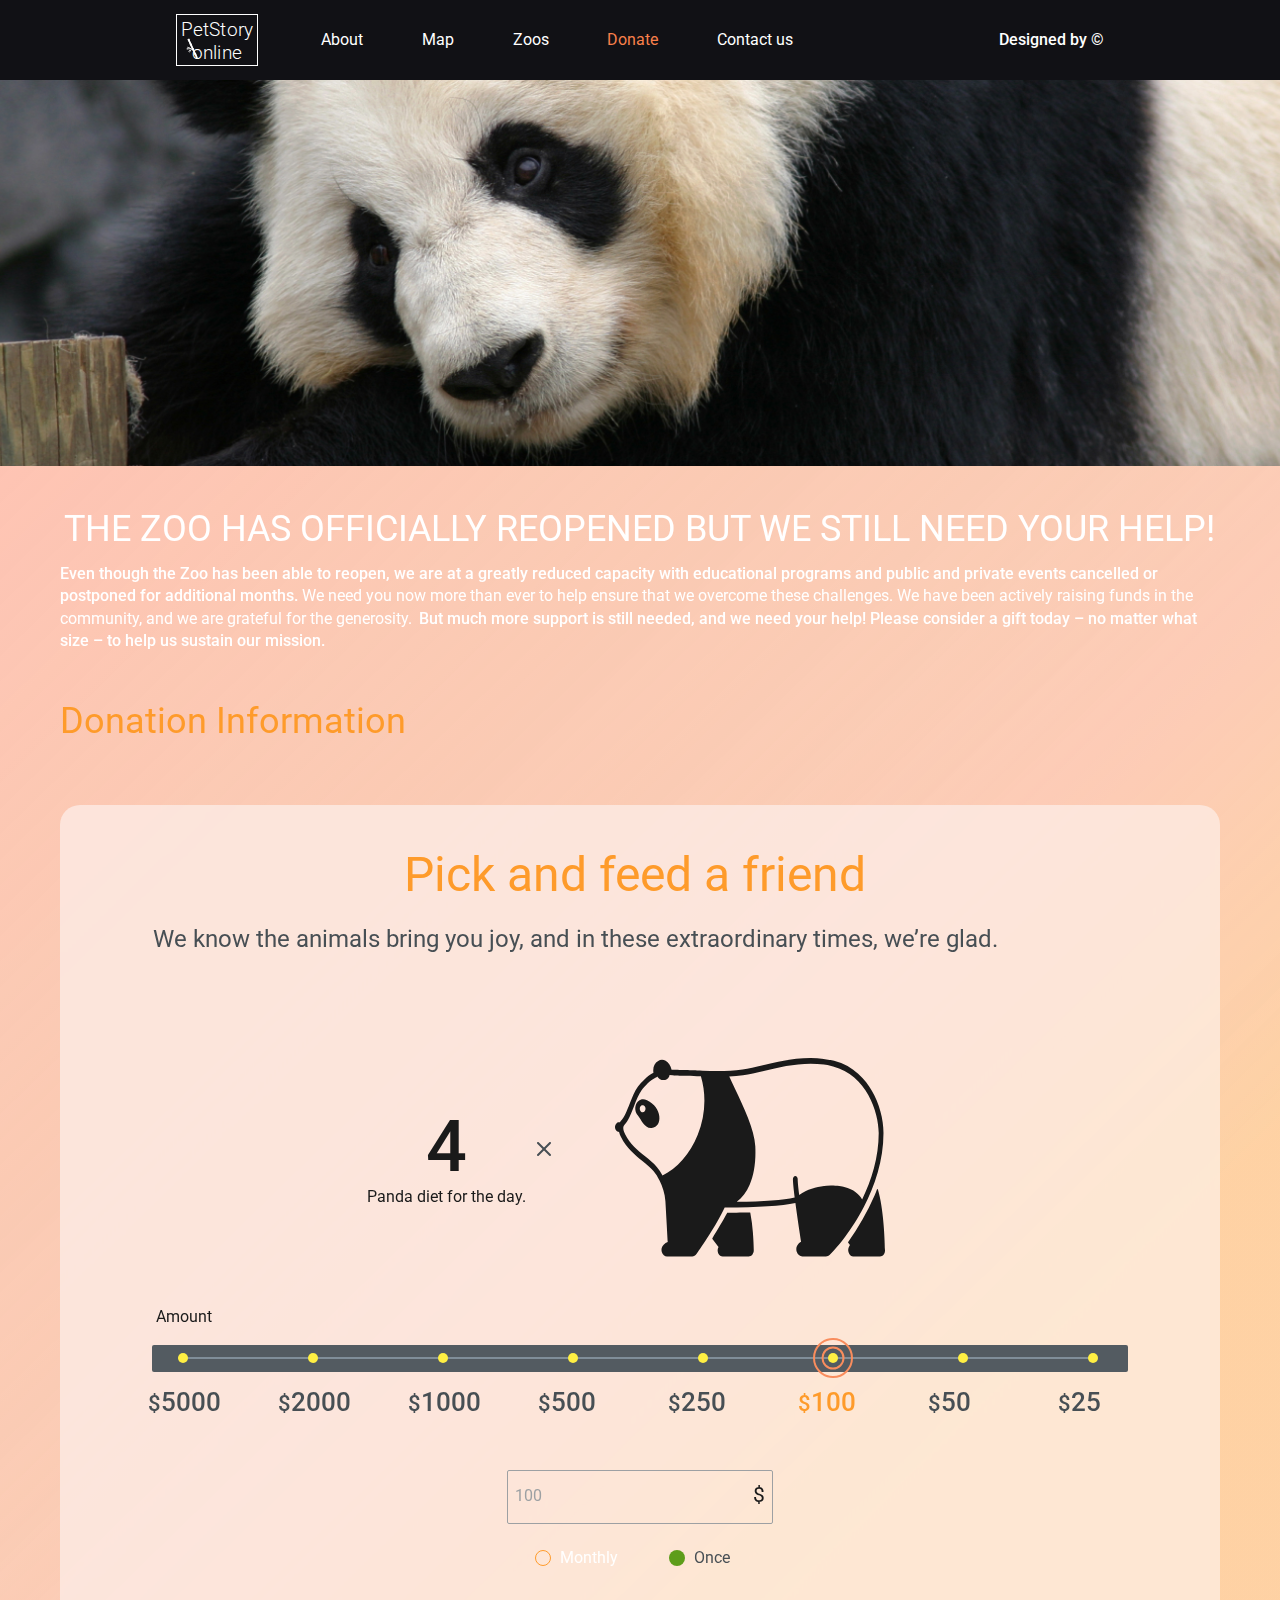
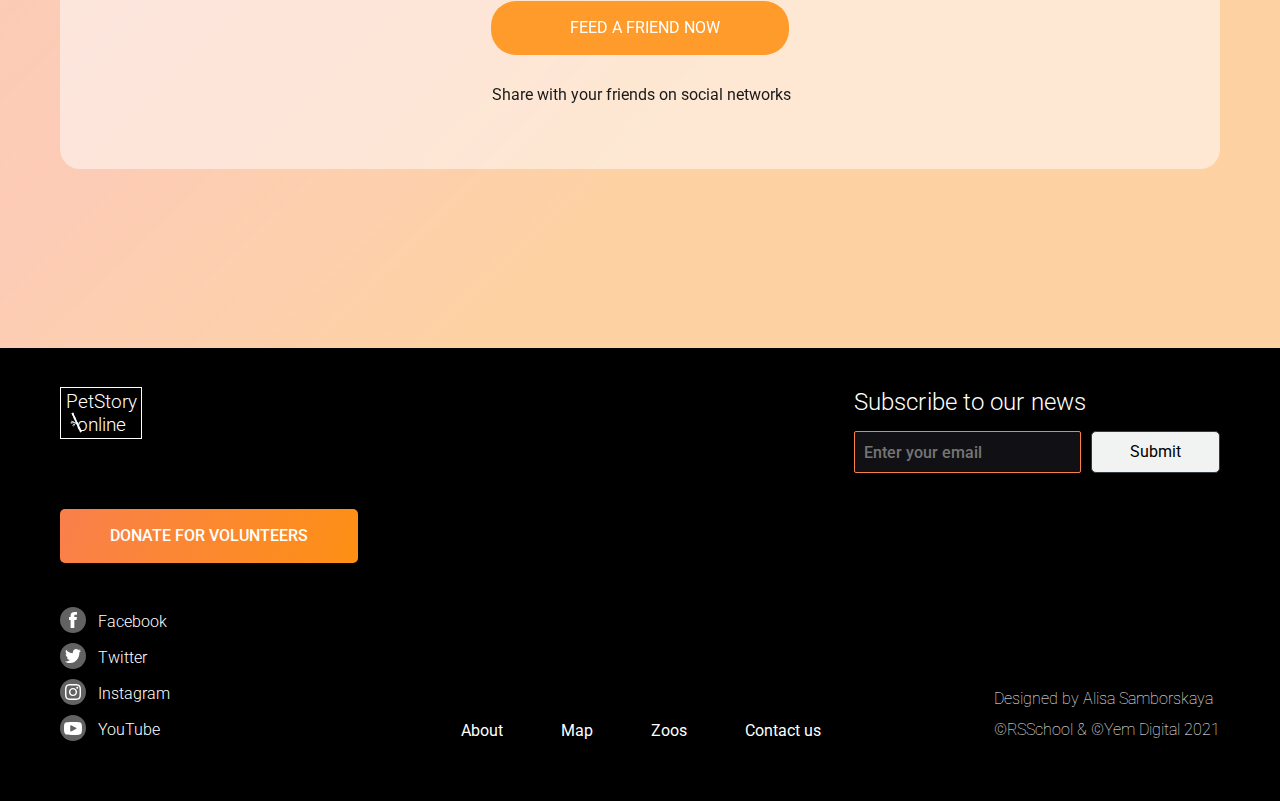
<file: donate/donate.html>
<!DOCTYPE html>
<html lang="en">
  <head>
    <meta charset="UTF-8" />
    <meta http-equiv="X-UA-Compatible" content="IE=edge" />
    <meta name="viewport" content="width=device-width, initial-scale=1.0" />
    <link rel="shortcut icon" href="../img/panda_icon.svg" />
    <link rel="stylesheet" href="../css/style.css" />
    <title>Online-zoo - donate</title>
  </head>
  <body>
    <div class="wrapper">
      <header class="header header-donate">
        <div class="container">
          <div class="headerwrapper">
            <div class="header-row">
              <div class="header__logo">
                <a href="../index.html" class="logo_link">
                  <span class="logo_icon"></span>
                  <h1 class="header_title">PetStory online</h1>
                </a>
              </div>
              <nav class="nav">
                <ul class="header_menu">
                  <li>
                    <a class="nav_link" href="../index.html">About</a>
                  </li>
                  <li><a class="nav_link" href="#">Map</a></li>
                  <li>
                    <a class="nav_link" href="#">Zoos</a>
                  </li>
                  <li>
                    <a class="nav_link navigation__link_active orange" href="#"
                      >Donate</a
                    >
                  </li>
                  <li>
                    <a class="nav_link" href="#">Contact us</a>
                  </li>
                </ul>
              </nav>
            </div>

            <a
              href="https://www.figma.com/file/jfEFwkXVj1WRq7sUHDr8os/PetStory-online?node-id=0%3A1">
              <div class="designedby">Designed by ©</div>
            </a>

            <div class="burgermenu">
              <span class="burgermenu_toggle"></span>
            </div>
          </div>
          <div class="burgermenu-back"></div>
        </div>
      </header>

      <main>
        <div class="panda-photo"></div>
        <section class="friend pick">
          <div class="container friendwrapper">
            <h3 class="friend__title">
              THE ZOO HAS OFFICIALLY REOPENED BUT WE STILL NEED YOUR HELP!
            </h3>

            <div class="friend__discription">
              Even though the Zoo has been able to reopen, we are at a greatly
              reduced capacity with educational programs and public and private
              events cancelled or postponed for additional months.
              <span class="lighttext">
                We need you now more than ever to help ensure that we overcome
                these challenges. We have been actively raising funds in the
                community, and we are grateful for the generosity.
              </span>
              But much more support is still needed, and we need your help!
              Please consider a gift today – no matter what size – to help us
              sustain our mission.
            </div>

            <h3 class="friend__subtitle">Donation Information</h3>

            <div class="friend__row pickwrapper">
              <h2 class="pick__title friendrowtitle">Pick and feed a friend</h2>
              <div class="pick__subtitle friend__sub">
                We know the animals bring you joy, and in these extraordinary
                times, we’re glad.
              </div>
              <div class="friend__qntt">
                <div class="friend__all">
                  <div class="number">4</div>
                  <div class="diet">Panda diet for the day.</div>
                </div>
                <div class="mult">
                  <img src="../img/donate/x_icon.svg" alt="x" />
                </div>
                <div class="panda_widget">
                  <img src="../img/donate/panda_widget1.svg" alt="panda" />
                </div>
              </div>
              <form action="" class="donate-form">
                <div class="amount">Amount</div>
                <div class="debt_anount_slider">
                  <ul class="amount_price">
                    <li class="a_P kk">
                      <label class="radbut">
                        <input type="radio" name="donate_amount" value="5000" />
                        <div class="moneys">
                          <span><span class="little-dollar">$</span>5000</span>
                        </div>
                        <span class="circle-s"></span>
                        <span class="circle-l"></span>
                      </label>
                    </li>
                    <li class="a_P secondamount">
                      <label class="radbut">
                        <input type="radio" name="donate_amount" value="2000" />
                        <div class="moneys">
                          <span><span class="little-dollar">$</span>2000</span>
                        </div>
                        <span class="circle-s"></span>
                        <span class="circle-l"></span>
                      </label>
                    </li>
                    <li class="a_P thirdamount">
                      <label class="radbut">
                        <input type="radio" name="donate_amount" value="1000" />
                        <div class="moneys">
                          <span><span class="little-dollar">$</span>1000</span>
                        </div>
                        <span class="circle-s"></span>
                        <span class="circle-l"></span>
                      </label>
                    </li>
                    <li class="a_P">
                      <label class="radbut">
                        <input type="radio" name="donate_amount" value="500" />
                        <div class="moneys">
                          <span><span class="little-dollar">$</span>500</span>
                        </div>
                        <span class="circle-s"></span>
                        <span class="circle-l"></span>
                      </label>
                    </li>
                    <li class="a_P">
                      <label class="radbut">
                        <input type="radio" name="donate_amount" value="250" />
                        <div class="moneys">
                          <span><span class="little-dollar">$</span>250</span>
                        </div>
                        <span class="circle-s"></span>
                        <span class="circle-l"></span>
                      </label>
                    </li>
                    <li class="a_P">
                      <label class="radbut">
                        <input
                          type="radio"
                          name="donate_amount"
                          value="100"
                          checked />
                        <div class="moneys">
                          <span><span class="little-dollar">$</span>100</span>
                        </div>
                        <span class="circle-s"></span>
                        <span class="circle-l"></span>
                      </label>
                    </li>
                    <li class="a_P">
                      <label class="radbut">
                        <input type="radio" name="donate_amount" value="50" />
                        <div class="moneys">
                          <span><span class="little-dollar">$</span>50</span>
                        </div>
                        <span class="circle-s"></span>
                        <span class="circle-l"></span>
                      </label>
                    </li>
                    <li class="a_P">
                      <label class="radbut">
                        <input type="radio" name="donate_amount" value="25" />
                        <div class="moneys">
                          <span><span class="little-dollar">$</span>25</span>
                        </div>
                        <span class="circle-s"></span>
                        <span class="circle-l"></span>
                      </label>
                    </li>
                  </ul>
                </div>
                <div class="anotheramount">
                  <input
                    class="moneysum"
                    type="number"
                    placeholder="Another amount"
                    oninput="if (value.length> 4) value = value.slice (0,4)"
                    onkeypress="return (/[\d]/.test(String.fromCharCode(event.keyCode)));" />
                  <label for="moneysum">$</label>
                </div>
                <div class="monthlyonce">
                  <div class="monthly-once">
                    <input
                      id="radi-1"
                      type="radio"
                      name="wayofpay"
                      value="monthly" />
                    <label for="radi-1" class="monthly">Monthly</label>
                  </div>

                  <div class="monthly-once">
                    <input
                      id="radi-2"
                      type="radio"
                      name="wayofpay"
                      value="once"
                      checked />
                    <label for="radi-2" class="once">Once</label>
                  </div>
                </div>
                <button class="btn donatebtn">Feed a friend now</button>
                <div class="sharetext">
                  Share with your friends on social networks
                </div>
              </form>
            </div>
          </div>
        </section>
      </main>

      <footer class="footer">
        <div class="container footerwrapper">
          <div class="top-part">
            <div class="footer__header footer__logo">
              <div class="header__logo donateheader__logo">
                <a href="../index.html" class="logo_link">
                  <span
                    class="logo_icon donatelogo_icon footer__logo_icon"></span>
                  <div>PetStory online</div>
                </a>
              </div>
            </div>
            <div class="subscribe-part">
              <div class="subscribe-part_title">Subscribe to our news</div>
              <form action="#" class="subscribe-part_submit">
                <input
                  type="email"
                  name="email"
                  class="user-email-input"
                  placeholder="Enter your email"
                  required />
                <button class="submit-email">Submit</button>
              </form>
            </div>
          </div>
          <a href="#">
            <button class="btn-type-two footerbtn-type-two">
              donate for volunteers
            </button>
          </a>
          <div class="bottom-footer-part">
            <div class="social">
              <a href="https://www.facebook.com/">
                <div class="social__container">
                  <div class="social_icon">
                    <img src="../img/footer/facebook.svg" alt="facebook" />
                  </div>
                  <div class="social__item">Facebook</div>
                </div>
              </a>
              <a href="https://twitter.com/">
                <div class="social__container">
                  <div class="social_icon">
                    <img src="../img/footer/twitter.svg" alt="Twitter" />
                  </div>
                  <div class="social__item">Twitter</div>
                </div>
              </a>
              <a href="https://www.instagram.com/">
                <div class="social__container">
                  <div class="social_icon">
                    <img src="../img/footer/inst.svg" alt="Instagram" />
                  </div>
                  <div class="social__item">Instagram</div>
                </div>
              </a>
              <a href="https://www.youtube.com/">
                <div class="social__container">
                  <div class="social_icon">
                    <img src="../img/footer/youtube.svg" alt="YouTube" />
                  </div>
                  <div class="social__item">YouTube</div>
                </div>
              </a>
            </div>
            <div class="footer__nav">
              <ul class="footer__menu footer__donatenav">
                <li class="footer-nav_item orange">
                  <a class="nav_link" href="../index.html">About</a>
                </li>
                <li class="footer-nav_item">
                  <a class="nav_link" href="#">Map</a>
                </li>
                <li class="footer-nav_item">
                  <a class="nav_link" href="#">Zoos</a>
                </li>
                <li class="footer-nav_item">
                  <a class="nav_link" href="#">Contact us</a>
                </li>
              </ul>
            </div>
            <div class="disigned-by">
              <div class="disigned-by__person">
                Designed by Alisa Samborskaya
              </div>
              <div class="disigned-by__school">
                ©RSSchool & ©Yem Digital 2021
              </div>
            </div>
          </div>
        </div>
      </footer>

      <script src="../js/script-donate.js"></script>
    </div>
  </body>
</html>
</file>
<file: css/style.css>
@charset "UTF-8";
/*fonts*/
@import url("https://fonts.googleapis.com/css2?family=Cardo:ital@1&family=Lato:ital,wght@0,400;0,700;1,700&family=Montserrat:wght@400;500;600&family=Open+Sans:wght@700&family=PT+Sans:ital,wght@0,400;0,700;1,400&family=Raleway:wght@400;500;700;900&family=Roboto:wght@100;300;400;500;700;900&display=swap");
/* ----templates-----*/
.friend__qntt, .footer__menu, .footer_title, .testimonials__items, .pick__items, .pets__item_info, .backstagerow, .header_menu, .header-row, .headerwrapper, .header__logo {
  display: flex;
  align-items: center;
  justify-content: space-between;
}

.activelabel {
  color: #fe9013;
}

/*Обнуление*/
* {
  padding: 0;
  margin: 0;
  border: 0;
}

*,
*:before,
*:after {
  box-sizing: border-box;
}

:focus,
:active {
  outline: none;
}

a:focus,
a:active {
  outline: none;
}

nav,
footer,
header,
aside {
  display: block;
}

html,
body {
  height: 100%;
  width: 100%;
  font-size: 100%;
  line-height: 1;
  font-size: 14px;
  -ms-text-size-adjust: 100%;
  -moz-text-size-adjust: 100%;
  -webkit-text-size-adjust: 100%;
}

input,
button,
textarea {
  font-family: inherit;
}

input::-ms-clear {
  display: none;
}

button {
  cursor: pointer;
}

button::-moz-focus-inner {
  padding: 0;
  border: 0;
}

a,
a:visited {
  text-decoration: none;
  color: inherit;
}

a:hover {
  text-decoration: none;
}

ul li {
  list-style: none;
}

img {
  vertical-align: top;
}

h1,
h2,
h3,
h4,
h5,
h6 {
  font-size: inherit;
  font-weight: inherit;
}

/*--------------------*/
.wrapper {
  overflow: hidden;
  box-sizing: border-box;
  min-height: 100%;
  font-family: roboto;
  font-weight: 400;
  font-size: 16px;
}

.container {
  max-width: 1600px;
  width: 100%;
  margin: 0 auto;
}

/*-------button style------*/
.btn {
  width: 298px;
  height: 54px;
  background: #fe9013;
  border-radius: 25px;
  font-size: 16px;
  line-height: 140%;
  text-align: center;
  text-transform: uppercase;
  color: #ffffff;
  align-items: center;
  display: flex;
  justify-content: center;
  padding-left: 5px;
}

.btn:hover {
  background: #e47209;
  transition: all 0.3s ease;
}

.btn:active {
  background: #4b9200;
  transition: all 0.3s ease;
}

.btn-type-two {
  width: 298px;
  height: 54px;
  left: calc(50% - 149px);
  background: linear-gradient(113.96deg, #f9804b 1.49%, #fe9013 101.44%);
  border-radius: 5px;
  font-weight: 500;
  margin-top: 27px;
  line-height: 140%;
  text-align: center;
  text-transform: uppercase;
  color: #ffffff;
  font-size: 16px;
}

.btn-type-two:hover {
  background: #e47209;
}

.btn-type-two:active {
  background: #4b9200;
}

body.lock {
  overflow: hidden;
}

.corusel {
  max-width: 1160px;
  margin: 0 auto;
}

/*-----------header------*/
.header {
  background: #111115;
  height: 80px;
  position: absolute;
  top: 0;
  width: 100%;
  z-index: 10;
}
.header__logo {
  width: 82px;
  height: 52px;
  font-size: 19.0145px;
  line-height: 121%;
  font-weight: 300;
  text-align: center;
  border: 1.18841px solid #ffffff;
  position: relative;
}
.header__logo:hover {
  background: linear-gradient(113.96deg, #f9804b 1.49%, #fe9013 101.44%);
  -webkit-background-clip: text;
  -webkit-text-fill-color: transparent;
  border-color: #e47209;
}
.header__logo:hover .logo_icon {
  background: url(../img/header/logo_hover.svg) no-repeat;
}

h1 {
  height: 44.91px;
  letter-spacing: 0.2px;
}

.burgermenu-back {
  display: none;
}

.logo_icon {
  background: url(../img/header/bamboo.svg) no-repeat;
  position: absolute;
  left: 8.53px;
  bottom: 5.69px;
  width: 12px;
  height: 21px;
  display: block;
}

.navigation__link_active {
  color: #f9804b;
  cursor: default;
}

.orange.navigation__link_active {
  color: #f9804b;
  pointer-events: none;
}

.headerwrapper {
  height: 80px;
  color: #ffffff;
  width: 100%;
  padding-left: 13.75%;
  padding-right: 13.75%;
}

.nav {
  margin-left: 63px;
  width: 472px;
  font-weight: 300;
  line-height: 140%;
}

.nav_link {
  font-weight: 400;
  line-height: 140%;
  transition: all 0.3s linear;
}

.designedby {
  line-height: 140%;
  font-weight: 500;
  transition: all 0.3s linear;
}

.nav_link:hover {
  color: #f9804b;
}

.designedby:hover {
  color: #f9804b;
}

.burgermenu {
  display: none;
}

/*------watchonline-----*/
.watchonline {
  height: 780px;
  width: 100%;
  background: url(../img/watch_your_favorite/Giant\ Panda.svg) no-repeat center/cover;
}
.watchonline_btn {
  position: absolute;
  left: calc(50% - 149px + 332px);
  top: 626px;
}

.orangeelipse {
  width: 465px;
  height: 465px;
  position: absolute;
  top: 92px;
  left: calc(50% - 232.5px + 239.5px);
  background: linear-gradient(113.96deg, #f9804b 1.49%, #fe9013 101.44%);
  border-radius: 50%;
}

.watchonlinetext {
  position: absolute;
  width: 500.31px;
  height: 400px;
  left: calc(50% - 250.155px + 330.15px);
  top: 166px;
  font-weight: 700;
  font-size: 106.496px;
  line-height: 75%;
  text-align: center;
  text-transform: uppercase;
  color: #ffffff;
}

.yellow {
  color: #ffee2e;
}

/*-----backstage------*/
.backstage {
  height: 617px;
  position: relative;
}
.backstage__textcontent {
  max-width: 465px;
  width: 100%;
  height: 100%;
}
.backstage__textcontent_title {
  font-size: 48px;
  line-height: 120%;
  margin-bottom: 21.7px;
  color: #333b41;
}
.backstage__textcontent_textone {
  font-size: 16px;
  line-height: 130%;
  color: #333b41;
  margin-bottom: 54px;
}
.backstage__textcontent_subtitle {
  font-size: 24px;
  line-height: 120%;
  color: #333b41;
  margin-bottom: 34px;
}
.backstage__textcontent_texttwo {
  line-height: 140%;
  color: #333b41;
}

.backstage img {
  display: block;
  max-width: 100%;
  height: auto;
  transition: opacity 0.1s linear;
}

.backstagerow {
  margin: 0 auto;
  max-width: 1161px;
  width: 100%;
  height: 403px;
}

.backstagewrapper {
  padding-top: 140px;
}

.backstageflower {
  position: absolute;
  right: 0;
  top: 12px;
}

/*-----pets------*/
.pets {
  position: relative;
}
.pets_name {
  font-weight: 500;
  font-size: 16px;
  line-height: 117%;
  text-transform: uppercase;
  color: #000000;
}
.pets_area {
  font-weight: 300;
  font-size: 15px;
  line-height: 110%;
  color: #000000;
}
.pets__items {
  display: flex;
  flex-wrap: wrap;
  justify-content: space-between;
  max-width: 1158px;
  width: 100%;
  height: 891px;
  margin: 0 auto;
  position: relative;
  padding: 0 15px;
}
.pets__item {
  overflow: hidden;
  width: 366px;
  height: 426px;
  border: 1px solid transparent;
  background: linear-gradient(45deg, #fa6f32 0%, #fe9013 100%) border-box;
  cursor: pointer;
  border-radius: 5px;
}
.pets__item_poto {
  transition: all 0.3s ease-in-out;
}
.pets__item_poto img {
  display: block;
  max-width: 100%;
  height: auto;
}
.pets__item_info {
  background: #fff;
  padding-left: 14px;
  height: 60px;
}

.aligator .pets__item_poto img {
  width: 364px;
}

.makaka .pets__item_poto img {
  width: 364px;
}

.smalldesktop-leaf {
  display: none;
}

/*-----hover-----*/
.pets__item:hover .pets__item_poto {
  transform: scale(1.1);
  filter: brightness(50%);
}

.pets__item:hover .pets__item_name {
  transition: all 0.3s ease-in-out;
  transform: translate(90px, -160px);
}

.pets__item:hover .pets_name {
  color: #fff;
}

.pets__item:hover .pets_area {
  color: #fff;
}

/*-----hover-----*/
.banan {
  padding-right: 11px;
}

.fish {
  padding-right: 7px;
  padding-bottom: 5px;
}

.petswrapper {
  padding-top: 106px;
  height: 1213px;
}

.pets_btn {
  margin: 60px auto 0;
  background: #fe9013;
}

.prew {
  background: white;
  position: absolute;
  left: 8.6%;
  top: 42%;
  width: 62px;
  height: 62px;
  border-radius: 50%;
  background: linear-gradient(113.96deg, #f9804b 1.49%, #fe9013 101.44%);
}

.prew img {
  margin: 2px auto;
}

.next {
  background: white;
  position: absolute;
  right: 8.7%;
  top: 42%;
  width: 62px;
  height: 62px;
  border-radius: 50%;
  background: linear-gradient(113.96deg, #f9804b 1.49%, #fe9013 101.44%);
}

.next img {
  margin: 2px auto;
}

.slick-arrow:hover {
  background: #e47209;
}

.slick-arrow:active {
  background: #4b9200;
}

.bottom-left {
  position: absolute;
  left: 0;
  bottom: 0;
  z-index: -1;
}

.bottom-right {
  position: absolute;
  right: 0;
  bottom: 0;
  z-index: -1;
}

/*-----pick------*/
.pick {
  background: linear-gradient(315.75deg, rgba(254, 210, 144, 0.7) 30.06%, #febdab 100.95%, rgba(254, 210, 144, 0.7) 106.36%), linear-gradient(315.75deg, rgba(254, 189, 171, 0.74) 30.06%, rgba(243, 169, 248, 0.66) 50.74%, #e0d8f0 80.49%, #eaf7fe 127.9%, #eaf7fe 149.54%), linear-gradient(315.75deg, rgba(254, 189, 171, 0.74) 30.06%, rgba(243, 169, 248, 0.66) 50.74%, #e0d8f0 80.49%, #eaf7fe 127.9%, #eaf7fe 149.54%);
  opacity: 0.9;
  padding-top: 69px;
  height: 1004px;
}
.pick__title {
  font-size: 48px;
  line-height: 120%;
  text-align: center;
  margin-bottom: 30px;
  color: #fe9013;
}
.pick__subtitle {
  font-size: 24px;
  line-height: 120%;
  color: #333b41;
  padding-left: calc(50% - 421.5px - 59.5px);
  margin-bottom: 40px;
}
.pick__warningifo {
  font-weight: 500;
  font-size: 16px;
  line-height: 132%;
  padding-left: calc(50% - 530.5px + 49.5px);
  top: 267px;
  color: #333b41;
  margin-bottom: 10px;
}
.pick__text {
  width: 970px;
  padding-left: calc(50% - 431.5px - 49.5px);
  font-size: 16px;
  line-height: 130%;
  color: #333b41;
  margin-bottom: 60px;
}
.pick__items {
  padding-left: 17.0689655172%;
  padding-right: 17.0689655172%;
}
.pick__item_icon {
  width: 168px;
  height: 168px;
  background: #ffffff;
  border-radius: 5px;
  border: 1px solid #f9804b;
  display: flex;
  align-items: center;
  justify-content: center;
  margin-bottom: 30px;
}
.pick__item_text {
  width: 168px;
  height: 46px;
  line-height: 140%;
  color: #333b41;
}

.pick__row_wrapper {
  position: relative;
}

.pickwrapper {
  height: 835px;
  width: 1160px;
  background: rgba(253, 253, 255, 0.52);
  -webkit-backdrop-filter: blur(2px);
          backdrop-filter: blur(2px);
  border-radius: 20px;
  padding-top: 41px;
}

.pickifo__title {
  text-align: center;
  margin: 0 auto 40px;
  font-size: 36px;
  line-height: 130%;
  color: #333b41;
}

.arrow-one {
  position: absolute;
  left: 395px;
  top: 60px;
}

.arrow-two {
  position: absolute;
  left: 693px;
  top: 58px;
}

.donate {
  position: relative;
}

.donate::after {
  content: "";
  display: block;
  width: 178px;
  height: 1px;
  background: #fe9013;
  position: absolute;
  left: 0;
  bottom: -4px;
}

.pick_btn {
  margin: 60px auto 0;
}

.correctionforitem {
  padding-top: 5px;
  padding-right: 1px;
}

.greenarrow1,
.greenarrow2 {
  display: none;
}

/*-----testimonials------*/
.testimonials {
  position: relative;
}
.testimonials__title {
  font-size: 36px;
  line-height: 130%;
  text-align: center;
  color: #333b41;
  margin-bottom: 47px;
}
.testimonials__items {
  margin-bottom: 15px;
  width: 3240px;
  position: relative;
  transition: all 0.5s ease-in-out;
}
.testimonials__item {
  width: 268px;
  height: 391px;
  background: #f1f3f2;
  border-radius: 20px;
  overflow: hidden;
  border: 2px solid transparent;
  pointer-events: none;
  background: linear-gradient(315.75deg, rgba(254, 189, 171, 0.74) 30.06%, rgba(243, 169, 248, 0.66) 50.74%, #e0d8f0 80.49%, #eaf7fe 127.9%, #eaf7fe 149.54%) border-box, linear-gradient(315.75deg, rgba(254, 189, 171, 0.74) 30.06%, rgba(243, 169, 248, 0.66) 50.74%, #e0d8f0 80.49%, #eaf7fe 127.9%, #eaf7fe 149.54%);
}
.testimonials__item_top {
  display: flex;
}
.testimonials__item_icon {
  background: #f1f3f2;
  padding: 12px 10px 11px 15px;
}
.testimonials__item_userinfo {
  background: #f1f3f2;
  flex: 1 1 auto;
}
.testimonials__item_text {
  background: #f1f3f2;
  width: 100%;
  height: 305px;
  overflow: hidden;
  font-weight: 300;
  font-size: 15px;
  line-height: 120%;
  color: #767474;
  padding: 0 13px 17px 14px;
}

.testimonials-container {
  width: 1160px;
  overflow: hidden;
}

.bottomblock {
  height: 22px;
  background: #f1f3f2;
}

.testimonialswrapper {
  padding-top: 140px;
  height: 919px;
  width: 1160px;
}

.username {
  padding-top: 13px;
  line-height: 120%;
  color: #000000;
}

.location {
  display: flex;
  font-weight: 300;
  font-size: 15px;
  line-height: 120%;
  color: #bdbdbd;
}

.dot {
  margin: 0 5px 6px;
}

.testimonial_time {
  padding-left: 3px;
}

.scrollfortes {
  width: 599px;
  height: 8px;
  background: #f5f7f6;
  border-radius: 5px;
}

/*-- стилизуется область, в которой находится ползунок и полоса слайдера, в ней также полоска ползунка находится---*/
.testimonials_scroll input[type=range] {
  -webkit-appearance: none !important; /* Скрывает слайдер, чтобы можно было создать свой */
  height: 8px;
  margin-left: 280px;
}

/*оформление полосы прокрутки Chrome*/
.testimonials_scroll input[type=range]::-webkit-slider-runnable-track {
  cursor: pointer;
  background: #f5f7f6;
  border-radius: 5px;
  border: 0.5px solid transparent;
  border: 0.5px solid rgba(254, 189, 171, 0.74);
}

/*оформление полосы прокрутки Firefox*/
.testimonials_scroll input[type=range]::-moz-range-track {
  cursor: pointer;
  height: 8px;
  background: #f5f7f6;
  border-radius: 5px;
  border: 0.5px solid transparent;
  border: 0.5px solid rgba(254, 189, 171, 0.74);
}

/*--стилизация ползунка для Chrome--*/
.testimonials_scroll input[type=range]::-webkit-slider-thumb {
  -webkit-appearance: none !important;
  background: #fe9013;
  width: 115.19px;
  height: 6px;
  border-radius: 5px;
}

/*--стилизация ползунка для Firefox--*/
.testimonials_scroll input[type=range]::-moz-range-thumb {
  background: #fe9013;
  width: 115.19px;
  height: 8px;
  border-radius: 5px;
  border: none;
}

.leavfoto {
  position: absolute;
  right: 0;
  top: 642.52px;
  z-index: -1;
}

/*-----footer------*/
.footer {
  background: black;
  color: #ffffff;
}
.footer_title {
  position: relative;
  border: 1.2px solid #ffffff;
  border-radius: 2px;
  font-weight: 300;
  width: 82px;
  height: 53px;
  text-align: center;
  font-size: 19.0145px;
  line-height: 120%;
}
.footer__menu {
  padding-left: 118px;
}

.footerwrapper {
  width: 1160px;
  padding-top: 39px;
}

.top-part {
  display: flex;
  justify-content: space-between;
}

.subscribe-part {
  width: 366px;
}
.subscribe-part_title {
  font-size: 24px;
  line-height: 120%;
  font-weight: 300;
  margin-bottom: 14px;
  letter-spacing: 0.1px;
  padding-top: 1px;
}
.subscribe-part_submit {
  display: flex;
}

.submit-email {
  width: 129px;
  height: 42px;
  background: #f1f3f2;
  border: 1px solid #333b41;
  border-radius: 5px;
  line-height: 140%;
  color: #000000;
  font-size: 16px;
}

.submit-email:active {
  color: #4b9200;
  border: 1px solid #4b9200;
}

.user-email-input {
  background: #111115;
  border-radius: 2px;
  border: 0.5px solid #f9804b;
  width: 228px;
  height: 42px;
  padding: 9px;
  font-weight: 500;
  color: #bdbdbd;
  font-size: 16px;
  margin-right: 10px;
}

.footerbtn-type-two {
  margin-top: 36px;
  margin-bottom: 44px;
}

.bottom-footer-part {
  display: flex;
  justify-content: space-between;
  align-items: flex-end;
  padding-bottom: 50px;
}

.social__container {
  display: flex;
  margin-bottom: 10px;
}
.social_icon {
  width: 26px;
  height: 26px;
  border-radius: 50%;
  background: rgba(196, 196, 196, 0.5);
  display: flex;
  align-items: center;
  justify-content: center;
  margin-right: 12px;
}
.social__item {
  line-height: 130%;
  align-self: end;
  font-weight: 300;
}

.social__container:active {
  color: #4b9200;
}
.social__container:active .social_icon {
  background: #4b9200;
}

.footer-nav_item {
  margin: 9px 29px;
  line-height: 140%;
  font-weight: 300;
}

.disigned-by {
  font-weight: 100;
  font-size: 16px;
  line-height: 130%;
  padding-bottom: 10px;
}
.disigned-by__school {
  margin-top: 10px;
}

.popup {
  display: none;
}

/*-----donate------*/
.header-donate {
  position: relative;
}

.logo_icon {
  background: url(../img/header/bamboo.svg) no-repeat;
}

.panda-photo {
  background: url(../img/donate/panda_bg.jpg) no-repeat center/cover;
  height: 386px;
}

.lighttext {
  font-weight: 400;
  margin-right: 3px;
}

.friendrowtitle {
  margin-right: 11px;
  margin-bottom: 21px;
}

.friend {
  height: 100%;
  padding-top: 40px;
}
.friend__title {
  text-align: center;
  font-size: 36px;
  line-height: 130%;
  color: #ffffff;
  padding-right: 2px;
  margin-bottom: 10px;
}
.friend__discription {
  font-weight: 500;
  font-size: 16px;
  line-height: 140%;
  color: #ffffff;
}
.friend__subtitle {
  font-size: 36px;
  line-height: 130%;
  color: #fe9013;
  margin: 44px 0 60px 0;
  padding-top: 2px;
}
.friend__row {
  height: 964px;
}
.friend__qntt {
  padding-right: 321.51px;
  padding-left: 307px;
}
.friend__all {
  padding-top: 50px;
}

.friend__sub {
  padding-left: calc(50% - 427.5px - 59.5px);
  margin-bottom: 60px;
}

.friendwrapper {
  max-width: 1160px;
  width: 100%;
  padding-bottom: 179px;
}

.number {
  font-weight: 500;
  font-size: 72px;
  line-height: 80%;
  text-align: center;
  text-transform: uppercase;
  color: #000000;
  margin-bottom: 13px;
}

.mult {
  padding-right: 52px;
  padding-top: 27px;
}

.panda_widget {
  position: relative;
  top: -3px;
}

.donate-form {
  padding-right: 92px;
  padding-left: 92px;
  margin-top: 46px;
}

.amount {
  margin-bottom: 17px;
  margin-top: 0%;
  margin-left: 4px;
  font-weight: 400;
  font-size: 16px;
  line-height: 140%;
  color: #000000;
}

.debt_anount_slider {
  padding-top: 4px;
  height: 27px;
  background: #404950;
  border-radius: 2px;
  display: flex;
  justify-content: center;
  align-items: center;
  position: relative;
  width: 100%;
  -webkit-user-select: none;
     -moz-user-select: none;
          user-select: none;
}

.debt_anount_slider::before {
  content: " ";
  position: absolute;
  height: 2px;
  width: 100%;
  max-width: 915px;
  top: 50%;
  left: 50%;
  transform: translate(-50%, -50%);
  background: #72828e;
  z-index: -1;
}

.amount_price {
  display: flex;
  position: relative;
  z-index: 2;
  padding: 0px;
  top: -3px;
  left: -2px;
}

.amount_price::after {
  content: "";
  position: absolute;
  background: #72828e;
  top: 50%;
  left: 0;
  width: 915px;
  height: 2px;
  z-index: -1;
  transform: translateY(-50%);
}

.a_P {
  margin-right: 120px;
  list-style: none;
}

.a_P:last-child {
  margin-right: 0px;
}

.little-dollar {
  left: 0px;
  font-size: 22px;
}

.radbut {
  position: relative;
  display: block;
  width: 10px;
  height: 10px;
  border-radius: 50%;
  background: #ffee2e;
  cursor: pointer;
  transition: 0.3s;
}

.radbut input {
  opacity: 0;
  visibility: hidden;
}

.radbut::after {
  content: "";
  position: absolute;
  width: 50px;
  height: 50px;
  border-radius: 50%;
  opacity: 0;
  top: 50%;
  left: 50%;
  transform: translate(-50%, -50%);
  background: #000000;
}

.circle-s {
  width: 23px;
  height: 23px;
  transform: translate(-50%, -50%) scale(0);
  position: absolute;
  top: 50%;
  left: 50%;
  background: 0;
  border: 2px solid #f9804b;
  border-radius: 50%;
  transition: 0.3s;
}

.circle-l {
  width: 40px;
  height: 40px;
  transform: translate(-50%, -50%) scale(0);
  position: absolute;
  top: 50%;
  left: 50%;
  background: 0;
  border: 2px solid #f9804b;
  border-radius: 50%;
  transition: 0.3s;
}

.radbut:hover .circle-s {
  transform: translate(-50%, -50%) scale(1);
}

.radbut input:checked ~ .circle-l {
  transform: translate(-50%, -50%) scale(1);
}

.radbut input:checked ~ .circle-s {
  transform: translate(-50%, -50%) scale(1);
}

.radbut input:checked ~ .moneys {
  color: #fe9013;
}

.moneys {
  position: relative;
  font-weight: 500;
  font-size: 26px;
  line-height: 140%;
  color: #333b41;
  right: 30px;
  margin-top: 15px;
  transition: 0.3s;
}

.moneyammount {
  display: flex;
  font-weight: 500;
  font-size: 26px;
  line-height: 140%;
  text-transform: uppercase;
  color: #333b41;
  margin-top: 9px;
  max-width: 952px;
  width: 100%;
}

.thirdsum::before {
  content: "";
  display: inline-block;
  background: url(../img/donate/orangemoney.svg) no-repeat left;
  z-index: 3;
  width: 20px;
  height: 20px;
  margin-right: -9px;
}

.moneyitem::before {
  content: "";
  display: inline-block;
  background: url(../img/donate/dollaricon.svg) no-repeat left;
  z-index: 3;
  width: 20px;
  height: 20px;
  margin-right: -9px;
}

.firstsum {
  margin-right: 61px;
}

.secondsum {
  margin-right: 59px;
}

.thirdsum {
  margin-right: 61px;
}

.fourthsum {
  margin-right: 73px;
}

.fifthsum {
  margin-right: 75px;
}

.sixthsum {
  margin-right: 75px;
}

.seventhsun {
  margin-right: 89px;
}

.moneyitem img {
  position: absolute;
  top: 7px;
  left: -13px;
}

.anotheramount input[type=number] {
  border: 1px solid #929699;
  border-radius: 2px;
  width: 266px;
  height: 54px;
  background: inherit;
  padding-bottom: 3px;
  padding-left: 7px;
  font-weight: 400;
  font-size: 16px;
  line-height: 140%;
  color: #929699;
}

.anotheramount input[type=number]:focus {
  border: 1px solid #4b9200;
  color: #4b9200;
}

/*-- убираем стрелки в поле инпут---*/
input[type=number]::-webkit-inner-spin-button {
  -webkit-appearance: none;
  margin: 0; /* <-- Apparently some margin are still there even though it's hidden */
}

input[type=number] {
  -moz-appearance: textfield;
}

/*-----*/
.anotheramount {
  text-align: center;
  margin-top: 98px;
  position: relative;
}

.anotheramount label {
  position: absolute;
  left: 601px;
  top: 15px;
  font-size: 21px;
}

/*----стилизация радиокнопок-----*/
.monthlyonce {
  display: flex;
  padding-left: 383px;
  margin-top: 25px;
}

.monthly-once input[type=radio] {
  display: none;
}

.monthly-once label {
  display: inline-block;
  cursor: pointer;
  position: relative;
  padding-left: 25px;
  margin-right: 0;
  line-height: 18px;
  -webkit-user-select: none;
     -moz-user-select: none;
          user-select: none;
  color: #ffffff;
}

.monthly-once label:before {
  content: "";
  display: inline-block;
  width: 16px;
  height: 16px;
  position: absolute;
  left: 0;
  bottom: 1px;
  border: 1px solid #fe9013;
  border-radius: 50%;
}

/* Checked */
.monthly-once input[type=radio]:checked + label:before {
  background: #4b9200;
  border: none;
}

.monthly-once input[type=radio]:checked ~ .once {
  color: #333b41;
}

.monthly-once input[type=radio]:checked ~ .monthly {
  color: #333b41;
}

.monthly-once {
  margin-right: 51px;
}

.pointrow {
  position: absolute;
  max-width: 915px;
  width: 100%;
  height: 8px;
  top: 9px;
  left: 27px;
  display: flex;
  justify-content: space-between;
}

.point {
  height: 10px;
  width: 10px;
  border-radius: 50%;
  background: #ffee2e;
}

.donatebtn {
  padding-left: 10px;
  margin: 34px auto 0;
}

.sharetext {
  text-align: center;
  margin: 32px auto 0;
  padding-left: 3px;
}

/*---media---*/
@media (max-width: 1599px) {
  /*-----backstage------*/
  .backstageflower {
    display: none;
  }
  /*-----pets------*/
  .pets__item {
    width: 294px;
    height: 354px;
  }
  .pets__item:hover .pets__item_name {
    transform: translate(30px -160px);
  }
  .pets__items {
    height: 801px;
    row-gap: 92px;
  }
  .prew {
    top: 40.15%;
    left: 353px;
  }
  .next {
    top: 40.15%;
    right: 352px;
  }
}
@media (max-width: 1179px) {
  /*-----------header------*/
  .nav {
    width: 430px;
  }
  .headerwrapper {
    padding: 0 30px;
  }
  /*------watchonline-----*/
  .watchonline {
    height: 584px;
  }
  .watchonline_btn {
    left: calc(50% - 149px + 214px);
    top: 483px;
  }
  .watchonlinetext {
    font-size: 85px;
    left: unset;
    right: 35.75px;
    top: 123.8px;
  }
  .orangeelipse {
    width: 367px;
    height: 367px;
    top: 69px;
    right: 177px;
    left: unset;
  }
  /*-----backstage------*/
  .backstagewrapper {
    padding-top: 102px;
  }
  .backstagerow {
    padding: 0 30px;
  }
  .backstage {
    height: 563px;
  }
  .backstage__textcontent {
    height: 408px;
    width: 454px;
  }
  .backstage__textcontent_texttwo {
    line-height: 139%;
  }
  .backstage_picture {
    width: 455px;
    height: 408px;
    padding-top: 11px;
  }
  .backstage_picture img {
    height: 408px;
    -o-object-fit: cover;
       object-fit: cover;
  }
  /*-----pets------*/
  .petswrapper {
    padding-left: 30px;
    padding-right: 30px;
    height: 1182px;
  }
  .pets_btn {
    margin-top: 80px;
  }
  .banan {
    padding-right: 12px;
    padding-bottom: 2px;
  }
  .aligator {
    display: block;
  }
  .bottom-right {
    width: 241px;
    height: 180px;
  }
  .bottom-right img {
    width: 241px;
    height: 180px;
  }
  .bottom-left {
    width: 194px;
    height: 202px;
  }
  .bottom-left img {
    width: 194px;
    height: 202px;
  }
  .smalldesktop-leaf {
    display: block;
  }
  .desktop-leaf {
    display: none;
  }
  /*-----pick------*/
  .pick {
    padding-top: 30px;
    height: 876px;
  }
  .pick__row {
    padding: 0 48px;
  }
  .pick__title {
    margin-bottom: 20px;
  }
  .pick__subtitle {
    margin-bottom: 20px;
  }
  .pick__warningifo {
    width: 815px;
  }
  .pick__text {
    width: auto;
    margin-bottom: 40px;
    line-height: 131%;
  }
  .pick__items {
    padding-left: 4.7872340426%;
    padding-right: 4.7872340426%;
  }
  .pick_btn {
    margin-top: 69px;
  }
  .arrow-one {
    left: 238px;
    top: 61px;
  }
  .arrow-two {
    left: 535px;
    top: 59px;
  }
  .donate::after {
    left: 2px;
    bottom: -1px;
  }
  .pickwrapper {
    height: 796px;
    width: 940px;
    padding-top: 30px;
  }
  /*-----testimonials------*/
  .testimonialswrapper {
    padding: 100px 30px 0;
    width: 100%;
    height: 840px;
  }
  .testimonials-container {
    width: 940px;
    margin: 0 auto;
  }
  .testimonials__items {
    width: 3523px;
  }
  .testimonials__title {
    margin-bottom: 30px;
  }
  .testimonials__item {
    width: 293px;
  }
  .testimonials_scroll input[type=range] {
    margin-left: 268px;
  }
  .testimonials_scroll input[type=range]::-webkit-slider-thumb {
    width: 75px;
  }
  .scrollfortes {
    width: 390px;
  }
  .btn-type-two {
    margin-top: 48px;
  }
  .leavfoto img {
    transform: scale(0.8);
  }
  .leavfoto {
    right: -25px;
    top: 560.52px;
  }
  /*-----footer------*/
  .footer__menu {
    padding-left: 91px;
    width: 423px;
  }
  .footerwrapper {
    width: 100%;
    padding: 40px 30px 0;
  }
  .top-part {
    padding-right: 33px;
  }
  .footerbtn-type-two {
    margin-top: 37px;
  }
  .footer-nav_item {
    margin-right: 0;
    margin-left: 0;
    margin-top: 10px;
    margin-bottom: 10px;
  }
  .bottom-footer-part {
    padding-right: 1px;
    padding-left: 1px;
  }
  .disigned-by {
    padding-bottom: 9px;
  }
  .subscribe-part_title {
    line-height: 122%;
  }
  /*-----donate------*/
  .friendwrapper {
    padding-bottom: 29px;
  }
  .panda-photo {
    background-position-x: 29%;
    height: 390px;
  }
  .friend {
    height: 100%;
    padding-top: 43px;
  }
  .friend__title {
    width: 783px;
    text-align: left;
    margin-bottom: 27px;
    padding-left: 30px;
  }
  .friend__discription {
    text-align: start;
    width: 933px;
    width: 971px;
    padding-left: 30px;
  }
  .friend__subtitle {
    margin-bottom: 40px;
    padding-left: 30px;
  }
  .friend__row {
    padding-top: 19px;
    margin: 0 auto;
    height: 918px;
  }
  .friend__sub {
    padding-left: 47px;
    margin-bottom: 63px;
  }
  .friend__qntt {
    padding-right: 211.51px;
    padding-left: 196px;
  }
  .friendrowtitle {
    margin-bottom: 10px;
    padding-right: 2px;
  }
  .donate-form {
    padding: 0 65px;
  }
  .kk {
    display: none;
  }
  .amount {
    margin-left: 0;
  }
  .amount_price::after {
    width: 789px;
  }
  .amount_price {
    left: 0;
  }
  .moneys span {
    position: relative;
    right: -20px;
  }
  .anotheramount label {
    left: 518px;
  }
  .monthlyonce {
    padding-left: 298px;
    margin-top: 26px;
  }
  .donatebtn {
    padding-left: 8px;
  }
  .monthly-once {
    margin-right: 52px;
  }
  .footer__logo {
    padding-top: 0px;
  }
  .footer__logo_icon {
    left: 10.53px;
    bottom: 7.69px;
  }
  .footer__donatenav {
    padding-left: 118px;
    width: 450px;
  }
  .social__container {
    margin-bottom: 9px;
  }
  .footer-nav_item {
    margin-top: 9px;
    margin-bottom: 9px;
  }
  .user-email-input {
    padding-left: 10px;
    padding-bottom: 10px;
  }
}
/*---media---*/
@media (max-width: 895px) {
  .secondblock .aligator {
    display: none;
  }
  .secondblock .sloth {
    display: none;
  }
  .firstblock .gorilla {
    display: none;
  }
  .thirdblock .eagle {
    display: none;
  }
  .penguin {
    display: none;
  }
  .pets__items {
    max-width: 700px;
    row-gap: 47px;
  }
}
@media (max-width: 992.98px) {
  /*-----------header------*/
  .header {
    height: 34px;
    position: fixed;
    top: 0;
    left: 0;
    right: 0;
    z-index: 100;
  }
  .header__logo {
    width: 46.86px;
    height: 29.03px;
    border: none;
    top: 3px;
  }
  .header__logo h1 {
    width: 46.86px;
    height: 29.03px;
    font-size: 12.2899px;
    line-height: 120%;
  }
  .headerwrapper {
    padding: 0 20px;
  }
  .burgermenu {
    display: block;
    width: 18px;
    padding: 4px 0;
    font-size: 0;
    color: transparent;
    cursor: pointer;
    position: absolute;
    top: 11px;
    right: 20px;
    z-index: 10;
  }
  .burgermenu_toggle {
    width: 100%;
    height: 2px;
    background-color: #fff;
    position: absolute;
    top: 1px;
    right: 0;
    bottom: 0;
    left: 0;
    margin: auto;
    transition: all 0.2s linear;
  }
  .burgermenu_toggle::after {
    content: "";
    width: 100%;
    height: 2px;
    background-color: #fff;
    position: absolute;
    left: 0;
    z-index: 1;
    transition: transform 0.2s linear;
    bottom: -4px;
  }
  .burgermenu_toggle::before {
    content: "";
    width: 100%;
    height: 2px;
    background-color: #fff;
    position: absolute;
    left: 0;
    z-index: 1;
    transition: transform 0.2s linear;
    bottom: 4px;
  }
  .logo_icon {
    top: 12px;
    left: 3px;
    background: url(../img/header/bamboo-small.svg) no-repeat;
  }
  .headerwrapper {
    height: 100%;
  }
  .nav {
    display: none;
  }
  .designedby {
    display: none;
  }
  /*------watchonline-----*/
  .watchonline {
    height: 373px;
  }
  .watchonline_btn {
    left: 20px;
    top: 279px;
  }
  .orangeelipse {
    width: 237.6px;
    height: 237.6px;
    top: 44.23px;
    right: 70.11px;
    left: unset;
  }
  .watchonlinetext {
    font-size: 54.2894px;
    line-height: 75%;
    width: 255px;
    height: 204px;
    right: 16px;
    top: 83px;
  }
  /*-----backstage------*/
  .backstage {
    height: 507px;
  }
  .backstage_picture {
    display: none;
  }
  .backstage__textcontent_title {
    margin-bottom: 22.7px;
    padding-left: 4px;
    width: 460px;
  }
  .backstage__textcontent_textone {
    margin-bottom: 30px;
  }
  .backstage__textcontent_subtitle {
    padding-left: 3px;
    margin-bottom: 19px;
  }
  .backstage__textcontent_texttwo {
    width: 503px;
  }
  .backstagewrapper {
    padding-top: 62px;
  }
  .backstagerow {
    padding-left: 20px;
  }
  .backstageflower {
    display: block;
    transform: scale(0.79);
    right: -51px;
    top: -70px;
    z-index: -1;
  }
  /*-----pets------*/
  .corusel {
    max-width: 700px;
  }
  .petswrapper {
    padding: 0 20px;
    height: 970px;
  }
  .aligator .pets__item_poto img {
    width: 285.24px;
  }
  .pets_btn {
    margin-top: 15px;
  }
  .pets__item {
    max-width: 285px;
    height: 332px;
  }
  .pets__item_name {
    transform: scale(0.75);
    width: 100%;
  }
  .pets__item_icon {
    transform: scale(0.8);
    top: -7px;
    position: relative;
    right: -6px;
  }
  .pets__item_info {
    height: 47px;
  }
  .pets_name {
    height: 16px;
    position: relative;
    top: -13px;
    left: -33px;
    letter-spacing: 0.19px;
  }
  .pets_area {
    position: relative;
    top: -9px;
    left: -33px;
    letter-spacing: 0.2px;
  }
  .prew {
    top: 35.45%;
    left: 243px;
  }
  .next {
    top: 35.45%;
    right: 243px;
  }
  .bottom-left {
    left: -60px;
  }
  .bottom-right {
    transform: scale(0.7);
    right: -33px;
    bottom: -27px;
  }
  /*-----pick------*/
  .pick {
    height: 781px;
    padding-top: 20px;
  }
  .pick_btn {
    margin-top: 19px;
  }
  .pick__row {
    padding: 0 20px;
  }
  .pick__row_wrapper {
    bottom: 20px;
    width: 588px;
  }
  .pick__title {
    font-weight: 400;
    font-size: 42px;
    line-height: 120%;
    margin: 0 auto 19px;
  }
  .pick__subtitle {
    font-weight: 400;
    font-size: 22px;
    line-height: 120%;
  }
  .pick__text {
    margin-bottom: 30px;
  }
  .pick__warningifo {
    width: auto;
  }
  .pick__items {
    padding: 0;
  }
  .pickwrapper {
    width: 640px;
    padding-top: 10px;
    height: 740px;
  }
  .arrow-one {
    display: none;
  }
  .arrow-two {
    display: none;
  }
  .greenarrow1,
  .greenarrow2 {
    display: block;
    position: absolute;
  }
  .greenarrow1 {
    top: -17px;
    right: 362px;
  }
  .greenarrow2 {
    top: -18px;
    right: 154px;
  }
  /*-----testimonials------*/
  .testimonialswrapper {
    padding-top: 61px;
    padding-left: unset;
    padding-right: unset;
    height: 666px;
  }
  .testimonials-container {
    width: 100%;
    height: 357px;
  }
  .testimonials__items {
    flex-direction: column;
    margin-bottom: 0;
    max-width: 600px;
    margin: 0 auto;
    position: unset;
  }
  .testimonials__title {
    padding-right: 2px;
  }
  .testimonials__item {
    width: 600px;
    height: 109px;
    margin-bottom: 14px;
    pointer-events: unset;
  }
  .testimonials__item_icon {
    padding: 11px 10px 7px 15px;
  }
  .testimonials__item_top {
    position: relative;
    left: -5px;
    width: 601px;
  }
  .testimonials__item_text {
    height: 35px;
    padding: 3px 18px 1px 16px;
  }
  .testimonials_scroll {
    opacity: 0;
    visibility: hidden;
  }
  .dot {
    margin: 0 3px 0px;
  }
  .username {
    padding-top: 12px;
  }
  .btn-typetwo {
    margin: 39px auto 0;
    display: block;
    width: 239px;
    font-weight: 400;
  }
  .leavfoto {
    right: -69px;
    top: 429.52px;
    transform: scale(0.62);
  }
  /*-----footer------*/
  .footerwrapper {
    padding: 15px 20px 0;
  }
  .footer {
    position: relative;
    height: 278px;
  }
  .footer__logo {
    top: -3px;
    left: 1px;
    width: 82px;
    height: 52px;
    border: 1px solid #fff;
    border-radius: 3px;
  }
  .footer__menu {
    padding-left: unset;
    width: auto;
  }
  .footer__menu {
    padding-bottom: 9px;
  }
  .footer__logo_icon {
    top: 29px;
    left: 12px;
    transform: scaleY(1.5);
  }
  .subscribe-part {
    display: none;
  }
  .footerbtn-type-two {
    margin-top: 30px;
  }
  .social {
    position: absolute;
    top: 13px;
    right: 8px;
  }
  .social__container {
    margin-bottom: 20px;
  }
  .social__item {
    display: none;
  }
  .footer-nav_item {
    margin: 0;
    margin-right: 37px;
  }
  .bottom-footer-part {
    padding-top: 24px;
  }
  /*-----donate------*/
  .panda-photo {
    height: 335px;
    background-position-x: 37%;
    margin-top: 34px;
  }
  .friendwrapper {
    padding: 0 20px;
    max-width: 640px;
    width: 100%;
    margin: 0 auto;
  }
  .friend {
    padding-top: 31px;
    height: 1333px;
  }
  .friend__title {
    padding-left: 0;
    font-size: 24px;
    line-height: 120%;
    width: auto;
    margin-bottom: 20px;
  }
  .friend__discription {
    font-weight: 500;
    font-size: 16px;
    line-height: 137%;
    width: 601px;
    padding-left: 1px;
  }
  .friend__subtitle {
    margin-top: 30px;
    margin-bottom: 28px;
    padding-left: 0;
  }
  .friend__row {
    max-width: 600px;
    width: 100%;
    padding-top: 30px;
    height: 918px;
  }
  .friend__sub {
    text-align: center;
    font-size: 24px;
    line-height: 120%;
    padding-left: 0;
    margin-bottom: 50px;
  }
  .friend__qntt {
    width: auto;
    padding-left: 26px;
    padding-right: 40px;
  }
  .friendrowtitle {
    font-size: 48px;
    line-height: 120%;
    margin-bottom: 23px;
    padding-left: 5px;
  }
  .donate-form {
    padding: 0;
    margin-top: 30px;
  }
  .debt_anount_slider {
    width: 600px;
    margin: 0 auto;
  }
  .amount {
    margin-bottom: 7px;
    padding-top: 9px;
    padding-left: 10px;
  }
  .amount_price {
    width: 524px;
    left: -3px;
  }
  .amount_price::after {
    width: 524px;
  }
  .secondamount,
  .thirdamount {
    display: none;
  }
  .moneys span {
    right: -11px;
  }
  .anotheramount input[type=number] {
    width: 180px;
    height: 42px;
    padding-bottom: 0px;
    padding-left: 5px;
    position: relative;
    left: 8px;
  }
  .anotheramount label {
    left: -17px;
    top: 2px;
    position: relative;
  }
  .monthlyonce {
    padding-left: 193px;
    margin-top: 33px;
  }
  .donatebtn {
    padding-left: 7px;
    margin: 31px auto 0;
  }
  .sharetext {
    margin: 33px auto 0;
    padding-left: 2px;
  }
  .donateheader__logo {
    top: 6px;
    left: 5px;
  }
  .donatelogo_icon {
    top: 16px;
    left: 7px;
  }
  /*-- popup  --*/
  .popup {
    position: fixed;
    top: 34px;
    left: 0;
    display: block;
    width: 100%;
    height: 100%;
    background: rgba(16, 16, 16, 0.6);
    opacity: 0;
    visibility: hidden;
    transition: all 0.2s ease 0s;
  }
  .popup.open {
    opacity: 1;
    visibility: visible;
    z-index: 2;
    transition: all 0.3s linear;
  }
  .popup__body {
    width: 100%;
    min-height: 428px;
    display: flex;
    align-items: center;
    justify-content: center;
    padding: 30px 10px;
    background: #f5f7f6;
    margin: 0 auto;
  }
  .popup__content {
    background: #f5f7f6;
    width: 100%;
    height: 100%;
  }
  .popup__close {
    position: absolute;
    top: 12px;
    right: 10px;
  }
  .testimonials__item.open {
    z-index: 3;
    position: fixed;
    width: 267px;
    height: 391px;
    left: calc(50% - 133.5px - 9.5px);
    top: 50px;
  }
  .testimonials__item.open .testimonials__item_text {
    height: 312px;
  }
}
/*---media---*/
@media (max-width: 639.98px) {
  /*-----------header------*/
  .headerwrapper {
    padding: 0 10px;
  }
  .burgermenu {
    right: 10px;
  }
  .burgermenu_toggle {
    top: 3px;
  }
  .burgermenu_toggle::after {
    bottom: -4px;
  }
  .burgermenu_toggle::before {
    bottom: 4px;
  }
  /*------watchonline-----*/
  .watchonline {
    height: 186.96px;
    position: relative;
    top: 34px;
    margin-bottom: 23%;
  }
  .watchonline_btn {
    left: 3%;
    top: 207px;
  }
  .orangeelipse {
    width: 119.09px;
    height: 119.09px;
    left: calc(50% - 59.545px + 62.45px);
    top: 22.17px;
  }
  .watchonlinetext {
    font-weight: 700;
    font-size: 28px;
    line-height: 75%;
    width: 128.13px;
    height: 102.44px;
    left: calc(50% - 64.065px + 85.67px);
    top: 41.12px;
  }
  /*-----backstage------*/
  .backstage {
    height: 492px;
  }
  .backstage_picture {
    display: none;
  }
  .backstage__textcontent_title {
    font-size: 24px;
    line-height: 120%;
    width: 300px;
    padding-top: 7px;
    margin-bottom: 9.7px;
  }
  .backstage__textcontent_textone {
    padding-left: 6px;
    width: 100%;
    margin-bottom: 20px;
  }
  .backstage__textcontent_subtitle {
    padding-left: 6px;
    margin-bottom: 10px;
  }
  .backstage__textcontent_texttwo {
    width: 100%;
    padding-left: 4px;
    line-height: 138%;
  }
  .bigflower {
    transform: scale(0.47);
  }
  .backstageflower {
    top: -198px;
    right: -107px;
  }
  .backstagerow {
    padding-left: 6px;
  }
  /*-----pets------*/
  .prew,
  .next {
    display: none;
  }
  .petswrapper {
    padding: 0 17px;
    height: 1522px;
  }
  .corusel-container {
    height: 1394px;
  }
  .pets__items {
    row-gap: 20px;
    justify-content: center;
    max-width: 490px;
  }
  .pets_name {
    left: -37px;
  }
  .pets_area {
    left: -37px;
  }
  .bottom-left {
    left: -74px;
    transform: scale(0.35);
    top: 1384px;
  }
  .bottom-right {
    transform: scale(0.37);
    bottom: -59px;
    right: -96px;
  }
  .pets__item_poto img {
    height: 283px;
    -o-object-fit: cover;
       object-fit: cover;
  }
  /*-----pick------*/
  .pickwrapper {
    width: 100%;
    height: 1042px;
  }
  .pick {
    height: 1082px;
    padding: 20px 10px 0;
  }
  .pick__row {
    padding: 10px 0 0;
  }
  .pick__items {
    flex-direction: column;
  }
  .pick__row_wrapper {
    width: 100%;
  }
  .pick__title {
    font-weight: 400;
    font-size: 24px;
    line-height: 120%;
    margin-bottom: 12px;
  }
  .pick__subtitle {
    font-size: 18px;
    line-height: 120%;
    text-align: center;
    padding-right: 2px;
  }
  .pick__warningifo, .pick__text {
    display: none;
  }
  .pick__item_icon {
    margin-bottom: 11px;
  }
  .pick__item_text {
    margin-bottom: 17px;
  }
  .pick .pick__itemsecond {
    margin-bottom: 9px;
  }
  .pick_btn {
    margin-top: -1px;
    padding-left: 1px;
  }
  .pickifo__title {
    font-size: 24px;
    line-height: 120%;
  }
  .greenarrow1 {
    transform: rotate(85deg);
    top: 148px;
    left: 77vw;
  }
  .greenarrow2 {
    transform: rotate(85deg);
    top: 397px;
    left: 77vw;
  }
  /*-----testimonials------*/
  .testimonialswrapper {
    width: 100%;
    height: 580px;
    padding: 31px 10px 0;
  }
  .testimonials__items {
    width: 100%;
  }
  .testimonials__title {
    font-size: 24px;
    line-height: 120%;
    margin-bottom: 21px;
  }
  .testimonials__item {
    max-width: 300px;
    width: 100%;
  }
  .testimonials__item_icon {
    padding: 8px 8px 0px 15px;
  }
  .testimonials__item_top {
    width: 102%;
  }
  .username {
    padding-top: 8px;
  }
  .dot {
    margin: 0 3px 7px;
  }
  .btn-typetwo {
    margin: 29px auto 0;
  }
  .leavfoto {
    transform: scale(0.3) rotate(-13deg);
    right: -99px;
    top: 362.52px;
  }
  /*-----footer------*/
  .footerwrapper {
    padding: 15px 0 0 0;
  }
  .social {
    display: flex;
    width: 204px;
    justify-content: space-between;
    top: 73px;
    right: 52px;
  }
  .footer {
    height: 334px;
  }
  .footer__logo {
    border: none;
    width: 132px;
    margin: 0 auto;
  }
  .footer__logo_icon {
    top: 8px;
    left: 72px;
  }
  .footer__header {
    width: 100%;
  }
  .footer__nav {
    width: 314px;
    padding-right: 6px;
  }
  .footerbtn-type-two {
    margin-top: 61px;
    margin: 61px auto 30px;
    display: block;
    padding-right: 4px;
    padding-top: 2px;
  }
  .top-part {
    padding: 0;
  }
  .bottom-footer-part {
    width: 100%;
    flex-direction: column-reverse;
    padding: 0;
  }
  .footer-nav_item {
    margin: 0 15px;
  }
  .disigned-by {
    font-weight: 100;
    padding: 0;
    font-size: 15px;
    margin-right: 11px;
    margin-bottom: 29px;
  }
  /*-----donate------*/
  .panda-photo {
    height: 187px;
    background-position-x: 33%;
  }
  .friendwrapper {
    padding: 0;
  }
  .friend {
    height: 1146px;
    padding-top: 30px;
  }
  .friend__title {
    width: 100%;
  }
  .friend__discription {
    width: 100%;
    line-height: 138%;
  }
  .friend__subtitle {
    width: 100%;
    font-size: 24px;
    line-height: 120%;
  }
  .friend__row {
    padding-top: 20px;
    height: 594px;
  }
  .friend__sub {
    font-size: 16px;
    line-height: 128%;
    padding-left: 2px;
    margin-bottom: 0;
  }
  .friend__qntt {
    padding: 0;
    width: 100%;
    justify-content: center;
  }
  .friend__all {
    padding: 0;
    margin-top: 40px;
  }
  .diet {
    font-size: 9.02255px;
    line-height: 140%;
    text-align: center;
    width: 90px;
  }
  .number {
    font-size: 40.6015px;
    line-height: 80%;
    margin-bottom: 6.2px;
  }
  .mult {
    padding-right: 28.9px;
    padding-top: 30px;
    margin: 0 6px;
  }
  .mult img {
    width: 7.89px;
  }
  .panda_widget {
    padding-top: 14px;
  }
  .panda_widget img {
    width: 161px;
  }
  .donate-form {
    margin-top: -7px;
  }
  .amount {
    padding-left: 0;
  }
  .debt_anount_slider {
    height: 14px;
    width: 100%;
  }
  .amount_price {
    width: 100%;
    padding: 2px 17px 0 20px;
  }
  .amount_price::after {
    width: 100%;
  }
  .radbut {
    width: 5px;
    height: 5px;
  }
  .radbut::after {
    width: 11.48px;
    height: 11.48px;
  }
  .a_P {
    margin-right: 22.8125%;
  }
  .amount_price::after {
    height: 1px;
    left: 19px;
    width: 89%;
  }
  .moneys span {
    font-size: 13px;
    right: -20px;
    top: -30px;
  }
  span .little-dollar {
    top: 1px;
  }
  .circle-s {
    width: 11.48px;
    height: 11.48px;
    border: 1px solid #f9804b;
  }
  .circle-l {
    width: 20px;
    height: 20px;
    border: 1px solid #f9804b;
  }
  .anotheramount {
    margin-top: 48px;
  }
  .monthlyonce {
    padding: 0;
    margin: 26px auto 0;
    width: 220px;
  }
  .monthly-once {
    margin-right: 53px;
  }
  .sharetext {
    width: 301px;
    padding: 0;
  }
  .footer__logo {
    padding-bottom: 14px;
    width: 132px;
    letter-spacing: 0.2px;
  }
  .footer__logo_icon {
    top: 12px;
    left: 75px;
  }
  .donateheader__logo {
    left: 2px;
    width: 132px;
    padding-bottom: 8px;
    letter-spacing: 0.2px;
  }
  .footer__nav {
    padding-top: 2px;
  }
  .donatelogo_icon {
    top: 1px;
    left: 73px;
  }
}
/*---media---*/
@media (max-width: 992.98px) {
  .nav.active {
    display: flex;
  }
  .nav.active ul {
    display: block;
    color: #333b41;
    position: relative;
    left: -53px;
    top: 11px;
  }
  nav > ul > li {
    margin-bottom: 15px;
  }
  .nav.active ul .orange.navigation__link_active {
    color: #333b41;
  }
  .active.headerwrapper {
    background: #ffffff;
    padding: 0;
    height: 329px;
  }
  .active.header__logo {
    position: absolute;
    top: 10px;
    left: 10px;
    color: #e47209;
    border: 1px solid #e47209;
    width: 65px;
    height: 42px;
    padding-left: 2px;
  }
  .active.header__logo .logo_icon {
    background: url(../img/header/logo_hover.svg) no-repeat;
    background-size: 74%;
    background-position: 4px 6px;
  }
  .active.header__logo h1 {
    font-size: 15.2116px;
    line-height: 120%;
    display: flex;
    align-items: center;
  }
  .burgermenu.active .burgermenu_toggle {
    background: none;
  }
  .burgermenu.active .burgermenu_toggle::before {
    transform: rotate(45deg) translateX(-2px);
    transform-origin: left top;
    background: linear-gradient(315.75deg, rgba(254, 210, 144, 0.7) 30.06%, #febdab 100.95%, rgba(254, 210, 144, 0.7) 106.36%), linear-gradient(315.75deg, rgba(254, 189, 171, 0.74) 30.06%, rgba(243, 169, 248, 0.66) 50.74%, #e0d8f0 80.49%, #eaf7fe 127.9%, #eaf7fe 149.54%), linear-gradient(315.75deg, rgba(254, 189, 171, 0.74) 30.06%, rgba(243, 169, 248, 0.66) 50.74%, #e0d8f0 80.49%, #eaf7fe 127.9%, #eaf7fe 149.54%);
  }
  .burgermenu.active .burgermenu_toggle::after {
    transform: rotate(-45deg) translateX(-3px);
    transform-origin: left bottom;
    background: linear-gradient(315.75deg, rgba(254, 210, 144, 0.7) 30.06%, #febdab 100.95%, rgba(254, 210, 144, 0.7) 106.36%), linear-gradient(315.75deg, rgba(254, 189, 171, 0.74) 30.06%, rgba(243, 169, 248, 0.66) 50.74%, #e0d8f0 80.49%, #eaf7fe 127.9%, #eaf7fe 149.54%), linear-gradient(315.75deg, rgba(254, 189, 171, 0.74) 30.06%, rgba(243, 169, 248, 0.66) 50.74%, #e0d8f0 80.49%, #eaf7fe 127.9%, #eaf7fe 149.54%);
  }
  .designedby.active {
    display: block;
    color: #333b41;
    font-weight: 400;
    position: absolute;
    left: 10px;
    top: 268px;
  }
  .burgermenu-back {
    position: fixed;
    width: 100%;
    height: 100%;
    background: rgba(16, 16, 16, 0.6);
  }
  .burgermenu-back.active {
    display: block;
  }
}
/*---slider animation---*/
.corusel-container {
  position: relative;
  width: 100%;
  overflow: hidden;
}

.pets__items {
  display: none;
  animation: 1s ease-in-out;
}

.pets__items.activeslide {
  display: flex;
}

.activeslide,
.nextslide {
  display: flex;
}

.nextslide {
  position: absolute;
  top: 0;
  width: 100%;
}

.to-left {
  animation-name: left;
}

.from-right {
  animation-name: right;
}

.to-right {
  animation-name: right;
  animation-direction: reverse;
}

.from-left {
  animation-name: left;
  animation-direction: reverse;
}

@keyframes left {
  from {
    left: 0px;
  }
  to {
    left: -100%;
  }
}
@keyframes right {
  from {
    left: 100%;
  }
  to {
    left: 0%;
  }
}
</file>
